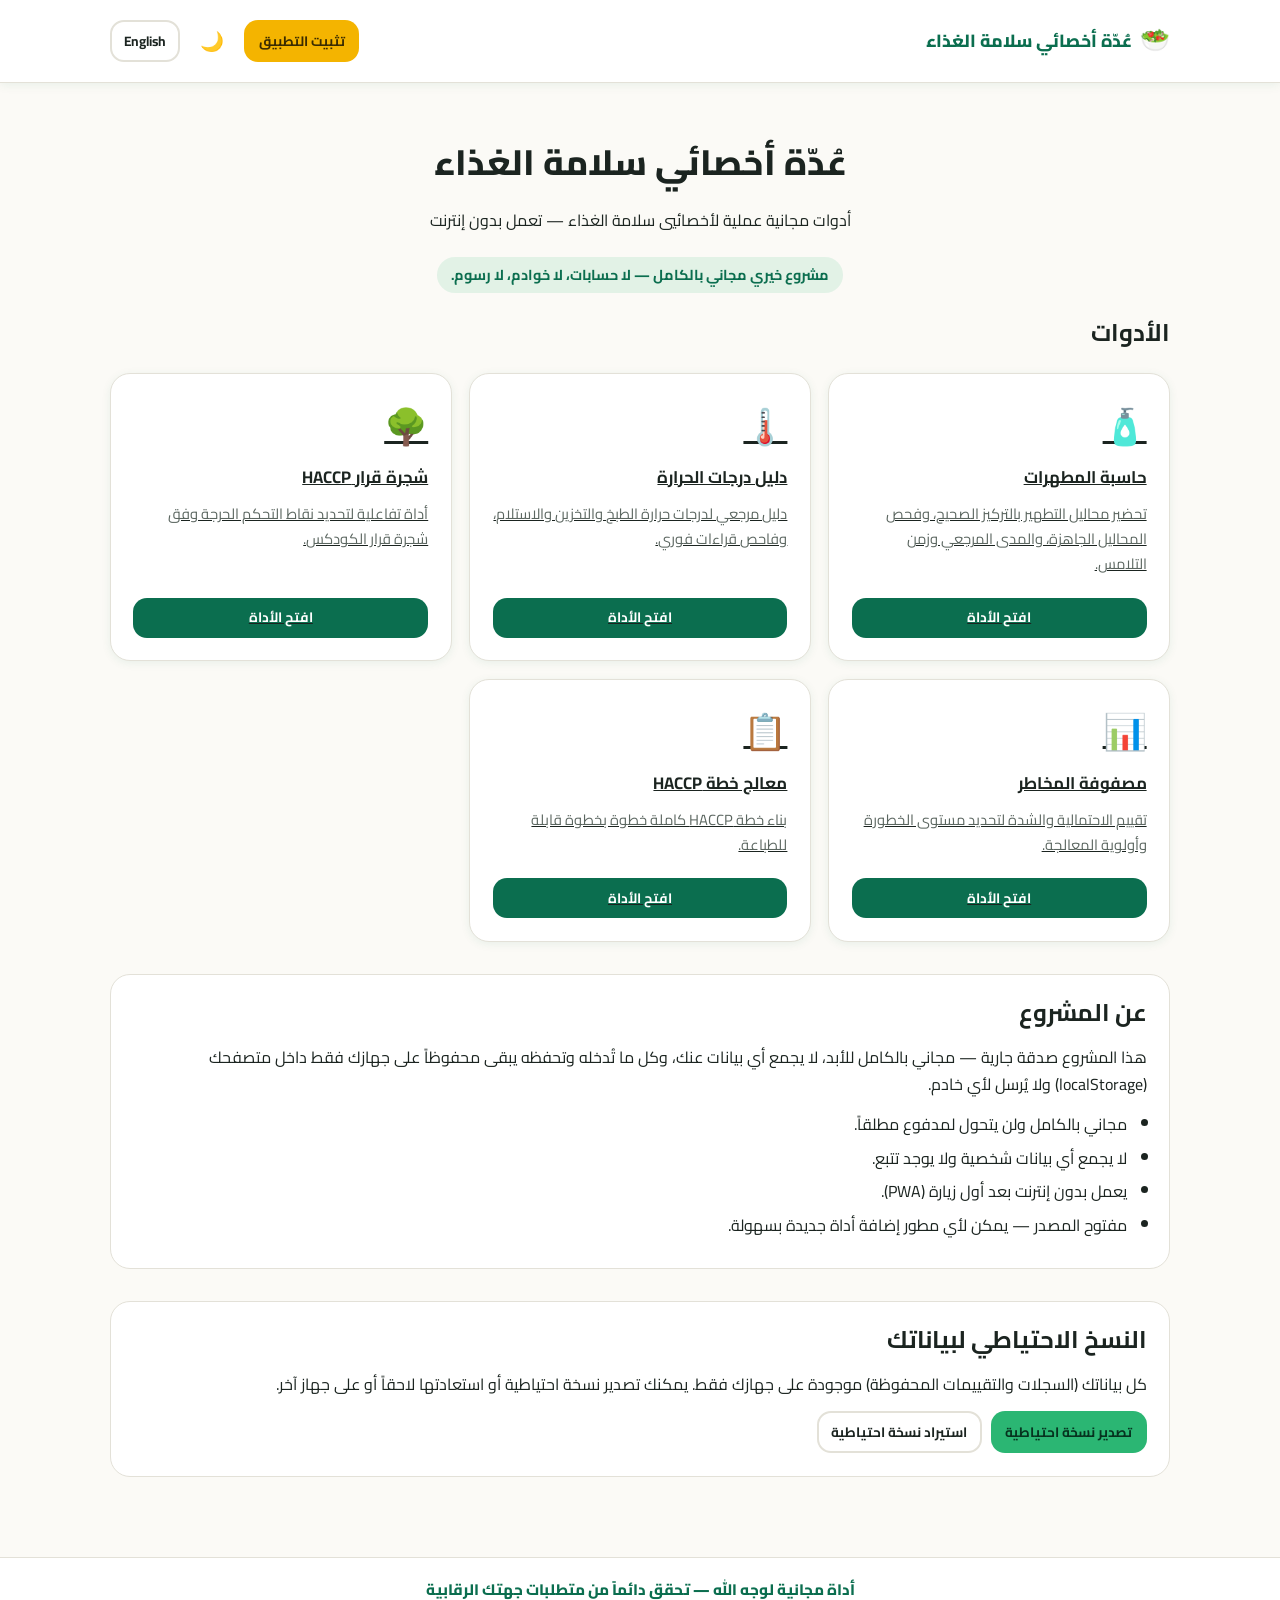
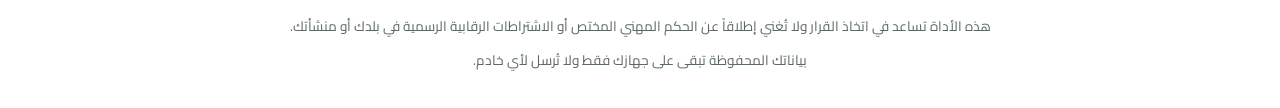
<file: index.html>
<!DOCTYPE html>
<html lang="ar" dir="rtl">
<head>
<meta charset="UTF-8">
<meta name="viewport" content="width=device-width, initial-scale=1.0">
<title>عُدّة أخصائي سلامة الغذاء</title>
<meta name="description" content="أدوات مجانية عملية لأخصائيي سلامة الغذاء — تعمل بدون إنترنت">
<meta name="theme-color" content="#0B6E4F">
<link rel="manifest" href="manifest.json">
<link rel="icon" href="icons/icon-192.png">
<link rel="apple-touch-icon" href="icons/icon-192.png">
<link rel="preconnect" href="https://fonts.googleapis.com">
<link rel="preconnect" href="https://fonts.gstatic.com" crossorigin>
<link href="https://fonts.googleapis.com/css2?family=Cairo:wght@300;400;600;700;800;900&display=swap" rel="stylesheet">
<link rel="stylesheet" href="assets/style.css">
</head>
<body data-page-title-i18n="home.heroTitle">
<a class="skip-link" href="#main-content">تخطي إلى المحتوى / Skip to content</a>
<div id="app-header"></div>

<main id="main-content">
  <section class="hero">
    <h1 data-i18n="home.heroTitle"></h1>
    <p data-i18n="home.heroSubtitle"></p>
    <span class="hero-note" data-i18n="home.heroNote"></span>
  </section>

  <section aria-labelledby="tools-heading">
    <h2 id="tools-heading" data-i18n="home.toolsTitle"></h2>
    <div class="tools-grid" id="toolsGrid"></div>
  </section>

  <section class="about-section" aria-labelledby="about-heading">
    <h2 id="about-heading" data-i18n="home.aboutTitle"></h2>
    <p data-i18n="home.aboutText"></p>
    <ul class="about-list">
      <li data-i18n="home.aboutPoint1"></li>
      <li data-i18n="home.aboutPoint2"></li>
      <li data-i18n="home.aboutPoint3"></li>
      <li data-i18n="home.aboutPoint4"></li>
    </ul>
  </section>

  <section class="about-section" aria-labelledby="backup-heading">
    <h2 id="backup-heading" data-i18n="home.backupTitle"></h2>
    <p data-i18n="home.backupDesc"></p>
    <div style="display:flex; gap:0.6rem; flex-wrap:wrap;">
      <button type="button" class="btn btn-secondary btn-sm" id="backupExportBtn" data-i18n="common.backupExport"></button>
      <button type="button" class="btn btn-ghost btn-sm" id="backupImportBtn" data-i18n="common.backupImport"></button>
      <input type="file" id="backupFileInput" accept="application/json" hidden>
    </div>
    <p class="field-error" id="backupMessage" style="display:none; margin-top:0.6rem;"></p>
  </section>
</main>

<div id="app-footer"></div>

<script src="assets/i18n.js"></script>
<script src="assets/app.js"></script>
<script>
  function renderToolsGrid() {
    const grid = document.getElementById("toolsGrid");
    grid.innerHTML = TOOLS_REGISTRY.map((tool) => {
      const name = t(`home.tools.${tool.id}.name`);
      const desc = t(`home.tools.${tool.id}.desc`);
      const soonBadge = tool.available ? "" : `<span class="badge-soon" data-i18n="home.comingSoonBadge"></span>`;
      const tag = tool.available ? "a" : "div";
      const hrefAttr = tool.available ? `href="${tool.href}"` : "";
      const openBtn = tool.available
        ? `<span class="btn btn-primary btn-sm btn-block" data-i18n="home.openTool"></span>`
        : "";
      return `
        <${tag} class="tool-card${tool.available ? "" : " disabled"}" ${hrefAttr} aria-disabled="${!tool.available}">
          ${soonBadge}
          <div class="tool-icon" aria-hidden="true">${tool.icon}</div>
          <h3>${name}</h3>
          <p class="tool-desc">${desc}</p>
          ${openBtn}
        </${tag}>
      `;
    }).join("");
    applyI18n(grid);
  }

  function showBackupMessage(text, isError) {
    const el = document.getElementById("backupMessage");
    el.textContent = text;
    el.style.display = "block";
    el.style.color = isError ? "var(--color-danger)" : "var(--color-primary)";
  }

  function wireBackup() {
    document.getElementById("backupExportBtn").addEventListener("click", exportAllData);
    document.getElementById("backupImportBtn").addEventListener("click", () => {
      document.getElementById("backupFileInput").click();
    });
    document.getElementById("backupFileInput").addEventListener("change", (e) => {
      const file = e.target.files[0];
      if (!file) return;
      importAllData(file, (success) => {
        showBackupMessage(success ? t("common.backupSuccess") : t("common.backupError"), !success);
        e.target.value = "";
      });
    });
  }

  initApp({ basePath: "" });
  renderToolsGrid();
  wireBackup();
  document.addEventListener("i18n:change", renderToolsGrid);
</script>
</body>
</html>
</file>
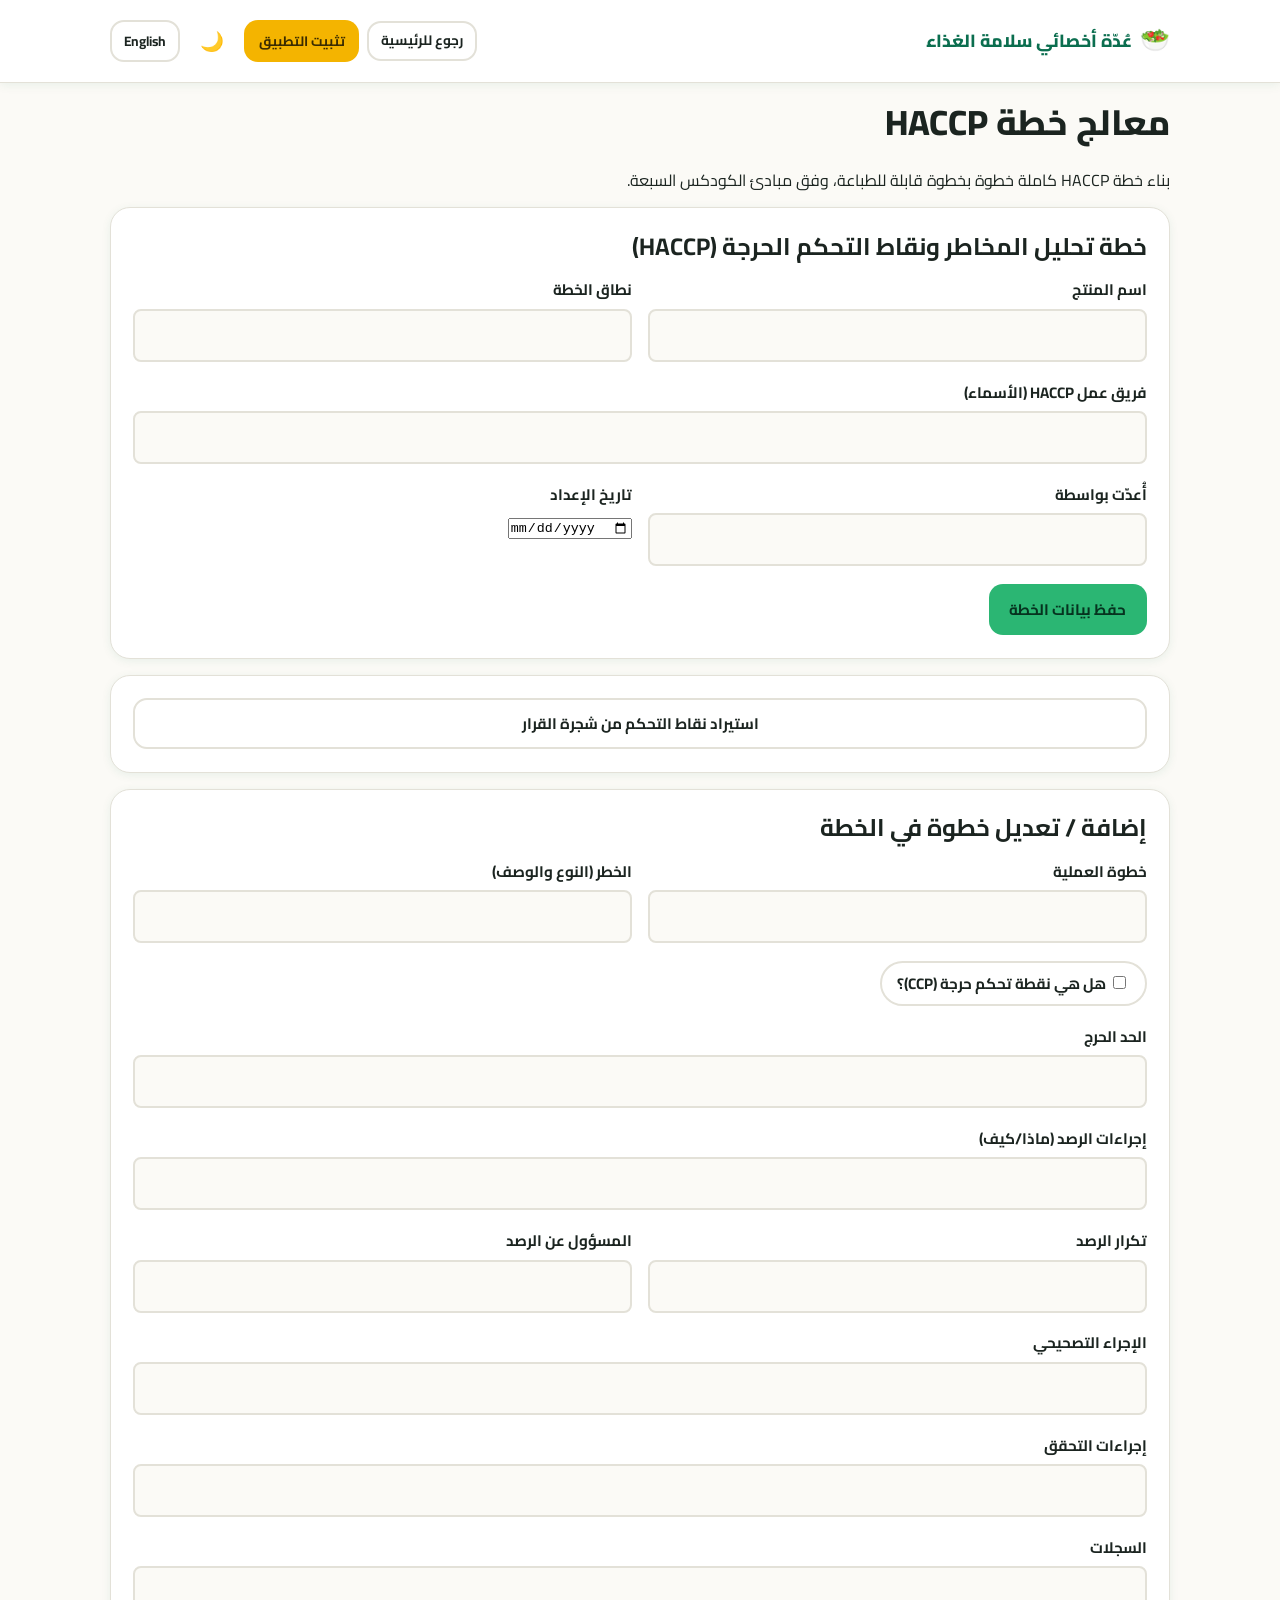
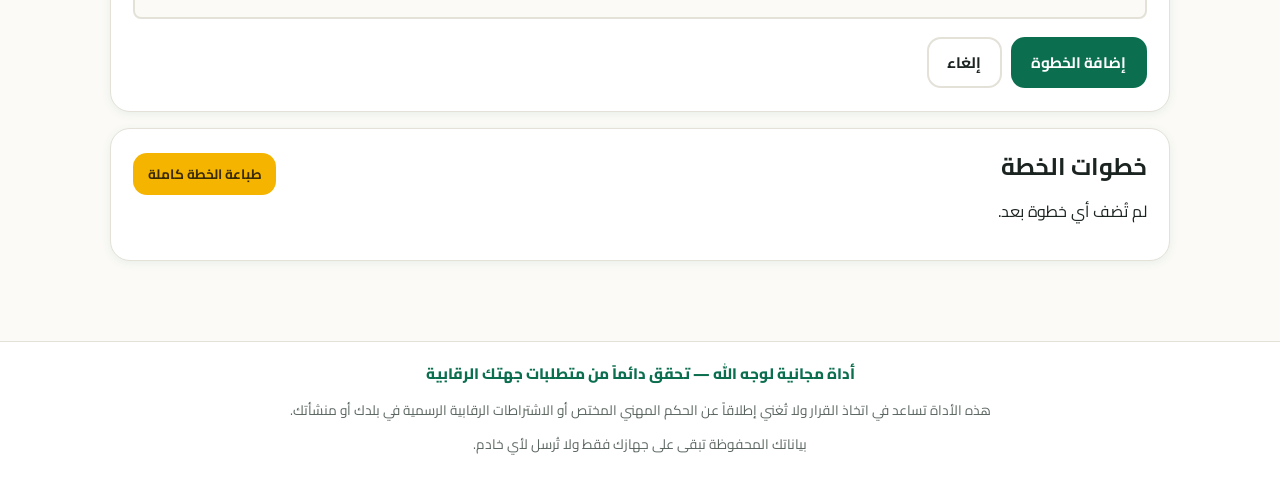
<file: tools/haccp-plan.html>
<!DOCTYPE html>
<html lang="ar" dir="rtl">
<head>
<meta charset="UTF-8">
<meta name="viewport" content="width=device-width, initial-scale=1.0">
<title>معالج خطة HACCP</title>
<meta name="theme-color" content="#0B6E4F">
<link rel="manifest" href="../manifest.json">
<link rel="icon" href="../icons/icon-192.png">
<link rel="preconnect" href="https://fonts.googleapis.com">
<link rel="preconnect" href="https://fonts.gstatic.com" crossorigin>
<link href="https://fonts.googleapis.com/css2?family=Cairo:wght@300;400;600;700;800;900&display=swap" rel="stylesheet">
<link rel="stylesheet" href="../assets/style.css">
</head>
<body data-page-title-i18n="haccpPlan.pageTitle">
<a class="skip-link" href="#main-content">تخطي إلى المحتوى / Skip to content</a>
<div id="app-header"></div>

<main id="main-content">
  <h1 data-i18n="haccpPlan.pageTitle"></h1>
  <p data-i18n="haccpPlan.pageDesc"></p>

  <!-- ================= بيانات الخطة ================= -->
  <div class="card no-print">
    <h2 data-i18n="haccpPlan.planTitle"></h2>
    <div class="field-row">
      <div class="field">
        <label for="h-product" data-i18n="haccpPlan.header.productName"></label>
        <input type="text" id="h-product">
      </div>
      <div class="field">
        <label for="h-scope" data-i18n="haccpPlan.header.scope"></label>
        <input type="text" id="h-scope">
      </div>
    </div>
    <div class="field">
      <label for="h-team" data-i18n="haccpPlan.header.team"></label>
      <input type="text" id="h-team">
    </div>
    <div class="field-row">
      <div class="field">
        <label for="h-preparedby" data-i18n="haccpPlan.header.preparedBy"></label>
        <input type="text" id="h-preparedby">
      </div>
      <div class="field">
        <label for="h-date" data-i18n="haccpPlan.header.date"></label>
        <input type="date" id="h-date">
      </div>
    </div>
    <button type="button" class="btn btn-secondary" id="h-save-btn" data-i18n="haccpPlan.saveHeader"></button>
  </div>

  <!-- ================= استيراد من شجرة القرار ================= -->
  <div class="card no-print" style="margin-top:1rem;">
    <button type="button" class="btn btn-ghost btn-block" id="import-btn" data-i18n="haccpPlan.importFromTree"></button>
    <p id="import-message" style="display:none; margin-top:0.6rem; font-weight:700;"></p>
  </div>

  <!-- ================= نموذج إضافة/تعديل خطوة ================= -->
  <div class="card no-print" style="margin-top:1rem;">
    <h2 id="step-form-title" data-i18n="haccpPlan.stepFormTitle"></h2>
    <input type="hidden" id="s-edit-id">
    <div class="field-row">
      <div class="field">
        <label for="s-step" data-i18n="haccpPlan.fields.step"></label>
        <input type="text" id="s-step">
        <div class="field-error" id="s-step-error"></div>
      </div>
      <div class="field">
        <label for="s-hazard" data-i18n="haccpPlan.fields.hazard"></label>
        <input type="text" id="s-hazard">
      </div>
    </div>
    <div class="field">
      <label class="radio-chip" style="width:fit-content;">
        <input type="checkbox" id="s-is-ccp">
        <span data-i18n="haccpPlan.fields.isCcp"></span>
      </label>
    </div>
    <div class="field">
      <label for="s-limit" data-i18n="haccpPlan.fields.criticalLimit"></label>
      <input type="text" id="s-limit">
    </div>
    <div class="field">
      <label for="s-mon-what" data-i18n="haccpPlan.fields.monitoringWhat"></label>
      <input type="text" id="s-mon-what">
    </div>
    <div class="field-row">
      <div class="field">
        <label for="s-mon-freq" data-i18n="haccpPlan.fields.monitoringFreq"></label>
        <input type="text" id="s-mon-freq">
      </div>
      <div class="field">
        <label for="s-mon-who" data-i18n="haccpPlan.fields.monitoringWho"></label>
        <input type="text" id="s-mon-who">
      </div>
    </div>
    <div class="field">
      <label for="s-corrective" data-i18n="haccpPlan.fields.correctiveAction"></label>
      <input type="text" id="s-corrective">
    </div>
    <div class="field">
      <label for="s-verification" data-i18n="haccpPlan.fields.verification"></label>
      <input type="text" id="s-verification">
    </div>
    <div class="field">
      <label for="s-records" data-i18n="haccpPlan.fields.records"></label>
      <input type="text" id="s-records">
    </div>
    <div style="display:flex; gap:0.6rem; flex-wrap:wrap;">
      <button type="button" class="btn btn-primary" id="s-add-btn" data-i18n="haccpPlan.addStep"></button>
      <button type="button" class="btn btn-ghost" id="s-cancel-btn" data-i18n="common.cancel" hidden></button>
    </div>
  </div>

  <!-- ================= قائمة الخطوات ================= -->
  <div class="card" style="margin-top:1rem;">
    <div style="display:flex; justify-content:space-between; align-items:center; flex-wrap:wrap; gap:0.6rem;">
      <h2 data-i18n="haccpPlan.stepsListTitle"></h2>
      <button type="button" class="btn btn-accent btn-sm no-print" id="print-plan-btn" data-i18n="haccpPlan.printPlan"></button>
    </div>
    <p id="no-steps-msg" data-i18n="haccpPlan.noSteps" hidden></p>
    <div id="steps-list"></div>
  </div>

  <div class="print-only" id="printArea"></div>
</main>

<div id="app-footer"></div>

<script src="../assets/i18n.js"></script>
<script src="../assets/app.js"></script>
<script>
(function () {
  function loadPlan() {
    return loadJSON(STORAGE_KEYS.haccpPlan, { header: {}, steps: [] });
  }

  function savePlan(plan) {
    saveJSON(STORAGE_KEYS.haccpPlan, plan);
  }

  // -------------------- بيانات الخطة (الرأس) --------------------
  function loadHeaderIntoForm() {
    const plan = loadPlan();
    const h = plan.header || {};
    document.getElementById("h-product").value = h.productName || "";
    document.getElementById("h-scope").value = h.scope || "";
    document.getElementById("h-team").value = h.team || "";
    document.getElementById("h-preparedby").value = h.preparedBy || "";
    document.getElementById("h-date").value = h.date || "";
  }

  function saveHeader() {
    const plan = loadPlan();
    plan.header = {
      productName: document.getElementById("h-product").value.trim(),
      scope: document.getElementById("h-scope").value.trim(),
      team: document.getElementById("h-team").value.trim(),
      preparedBy: document.getElementById("h-preparedby").value.trim(),
      date: document.getElementById("h-date").value
    };
    savePlan(plan);
  }

  // -------------------- استيراد نقاط التحكم من شجرة القرار --------------------
  function importFromTree() {
    const haccpLog = loadJSON(STORAGE_KEYS.haccpLog, []);
    const ccpEntries = haccpLog.filter((e) => e.verdict === "ccp");
    const plan = loadPlan();
    const existingKeys = new Set(plan.steps.map((s) => s.step + "|" + s.hazard));
    let imported = 0;

    ccpEntries.forEach((entry) => {
      const hazardText = t("haccp.hazardTypes." + entry.hazardType) + " — " + entry.hazard;
      const key = entry.step + "|" + hazardText;
      if (existingKeys.has(key)) return;
      plan.steps.push({
        id: uid(),
        step: entry.step,
        hazard: hazardText,
        isCcp: true,
        criticalLimit: "",
        monitoringWhat: "",
        monitoringFreq: "",
        monitoringWho: "",
        correctiveAction: "",
        verification: "",
        records: ""
      });
      existingKeys.add(key);
      imported++;
    });

    savePlan(plan);
    renderStepsList();

    const msg = document.getElementById("import-message");
    msg.style.display = "block";
    if (imported > 0) {
      msg.style.color = "var(--color-primary)";
      msg.textContent = t("haccpPlan.importSuccess").replace("{n}", imported);
    } else {
      msg.style.color = "var(--text-muted)";
      msg.textContent = t("haccpPlan.importEmpty");
    }
  }

  // -------------------- نموذج إضافة/تعديل خطوة --------------------
  function showFieldError(inputId, errorId, error) {
    const field = document.getElementById(inputId).closest(".field");
    const errorEl = document.getElementById(errorId);
    if (error) { field.classList.add("has-error"); errorEl.textContent = error; }
    else { field.classList.remove("has-error"); errorEl.textContent = ""; }
  }

  function readStepForm() {
    return {
      step: document.getElementById("s-step").value.trim(),
      hazard: document.getElementById("s-hazard").value.trim(),
      isCcp: document.getElementById("s-is-ccp").checked,
      criticalLimit: document.getElementById("s-limit").value.trim(),
      monitoringWhat: document.getElementById("s-mon-what").value.trim(),
      monitoringFreq: document.getElementById("s-mon-freq").value.trim(),
      monitoringWho: document.getElementById("s-mon-who").value.trim(),
      correctiveAction: document.getElementById("s-corrective").value.trim(),
      verification: document.getElementById("s-verification").value.trim(),
      records: document.getElementById("s-records").value.trim()
    };
  }

  function clearStepForm() {
    ["s-step", "s-hazard", "s-limit", "s-mon-what", "s-mon-freq", "s-mon-who", "s-corrective", "s-verification", "s-records"].forEach((id) => {
      document.getElementById(id).value = "";
    });
    document.getElementById("s-is-ccp").checked = false;
    document.getElementById("s-edit-id").value = "";
    document.getElementById("s-add-btn").textContent = t("haccpPlan.addStep");
    document.getElementById("s-cancel-btn").hidden = true;
    showFieldError("s-step", "s-step-error", null);
  }

  function addOrUpdateStep() {
    const data = readStepForm();
    if (!data.step) { showFieldError("s-step", "s-step-error", t("common.required")); return; }
    showFieldError("s-step", "s-step-error", null);

    const plan = loadPlan();
    const editId = document.getElementById("s-edit-id").value;

    if (editId) {
      const idx = plan.steps.findIndex((s) => s.id === editId);
      if (idx !== -1) plan.steps[idx] = { id: editId, ...data };
    } else {
      plan.steps.push({ id: uid(), ...data });
    }
    savePlan(plan);
    clearStepForm();
    renderStepsList();
  }

  function editStep(id) {
    const plan = loadPlan();
    const step = plan.steps.find((s) => s.id === id);
    if (!step) return;
    document.getElementById("s-edit-id").value = id;
    document.getElementById("s-step").value = step.step;
    document.getElementById("s-hazard").value = step.hazard;
    document.getElementById("s-is-ccp").checked = !!step.isCcp;
    document.getElementById("s-limit").value = step.criticalLimit;
    document.getElementById("s-mon-what").value = step.monitoringWhat;
    document.getElementById("s-mon-freq").value = step.monitoringFreq;
    document.getElementById("s-mon-who").value = step.monitoringWho;
    document.getElementById("s-corrective").value = step.correctiveAction;
    document.getElementById("s-verification").value = step.verification;
    document.getElementById("s-records").value = step.records;
    document.getElementById("s-add-btn").textContent = t("haccpPlan.updateStep");
    document.getElementById("s-cancel-btn").hidden = false;
    document.getElementById("step-form-title").scrollIntoView({ behavior: "smooth", block: "start" });
  }

  function deleteStep(id) {
    if (!confirm(t("common.confirmDelete"))) return;
    const plan = loadPlan();
    plan.steps = plan.steps.filter((s) => s.id !== id);
    savePlan(plan);
    renderStepsList();
  }

  // -------------------- عرض قائمة الخطوات --------------------
  function fieldRow(labelKey, value) {
    if (!value) return "";
    return `<div><strong>${t(labelKey)}:</strong> ${value}</div>`;
  }

  function renderStepsList() {
    const plan = loadPlan();
    const container = document.getElementById("steps-list");
    const emptyMsg = document.getElementById("no-steps-msg");
    emptyMsg.hidden = plan.steps.length > 0;

    container.innerHTML = plan.steps.map((step, index) => `
      <div class="card" style="margin-top:${index === 0 ? "0" : "0.8rem"};">
        <div style="display:flex; justify-content:space-between; align-items:center; flex-wrap:wrap; gap:0.5rem;">
          <h3 style="margin:0;">${index + 1}. ${step.step}</h3>
          <span class="status-pill ${step.isCcp ? "status-warning" : "status-ok"}">${step.isCcp ? t("haccpPlan.ccpBadge") : t("haccpPlan.notCcpBadge")}</span>
        </div>
        <div style="margin-top:0.6rem; font-size:0.92rem; display:grid; gap:0.3rem;">
          ${fieldRow("haccpPlan.fields.hazard", step.hazard)}
          ${fieldRow("haccpPlan.fields.criticalLimit", step.criticalLimit)}
          ${fieldRow("haccpPlan.fields.monitoringWhat", step.monitoringWhat)}
          ${fieldRow("haccpPlan.fields.monitoringFreq", step.monitoringFreq)}
          ${fieldRow("haccpPlan.fields.monitoringWho", step.monitoringWho)}
          ${fieldRow("haccpPlan.fields.correctiveAction", step.correctiveAction)}
          ${fieldRow("haccpPlan.fields.verification", step.verification)}
          ${fieldRow("haccpPlan.fields.records", step.records)}
        </div>
        <div class="no-print" style="display:flex; gap:0.5rem; margin-top:0.8rem;">
          <button type="button" class="btn btn-ghost btn-sm" data-edit="${step.id}" data-i18n="common.edit"></button>
          <button type="button" class="btn btn-danger btn-sm" data-delete="${step.id}" data-i18n="common.delete"></button>
        </div>
      </div>
    `).join("");
    applyI18n(container);

    container.querySelectorAll("[data-edit]").forEach((btn) => btn.addEventListener("click", () => editStep(btn.getAttribute("data-edit"))));
    container.querySelectorAll("[data-delete]").forEach((btn) => btn.addEventListener("click", () => deleteStep(btn.getAttribute("data-delete"))));
  }

  // -------------------- طباعة الخطة كاملة --------------------
  function printPlan() {
    const plan = loadPlan();
    const h = plan.header || {};
    const area = document.getElementById("printArea");

    const headerRows = [
      [t("haccpPlan.header.productName"), h.productName || ""],
      [t("haccpPlan.header.scope"), h.scope || ""],
      [t("haccpPlan.header.team"), h.team || ""],
      [t("haccpPlan.header.preparedBy"), h.preparedBy || ""],
      [t("haccpPlan.header.date"), h.date || ""]
    ].map(([label, value]) => `<tr><th>${label}</th><td>${value}</td></tr>`).join("");

    const stepsHtml = plan.steps.map((step, index) => `
      <h3>${index + 1}. ${step.step} ${step.isCcp ? "— " + t("haccpPlan.ccpBadge") : ""}</h3>
      <table>
        <tbody>
          <tr><th>${t("haccpPlan.fields.hazard")}</th><td>${step.hazard}</td></tr>
          <tr><th>${t("haccpPlan.fields.criticalLimit")}</th><td>${step.criticalLimit}</td></tr>
          <tr><th>${t("haccpPlan.fields.monitoringWhat")}</th><td>${step.monitoringWhat}</td></tr>
          <tr><th>${t("haccpPlan.fields.monitoringFreq")}</th><td>${step.monitoringFreq}</td></tr>
          <tr><th>${t("haccpPlan.fields.monitoringWho")}</th><td>${step.monitoringWho}</td></tr>
          <tr><th>${t("haccpPlan.fields.correctiveAction")}</th><td>${step.correctiveAction}</td></tr>
          <tr><th>${t("haccpPlan.fields.verification")}</th><td>${step.verification}</td></tr>
          <tr><th>${t("haccpPlan.fields.records")}</th><td>${step.records}</td></tr>
        </tbody>
      </table>
    `).join("");

    area.innerHTML = `
      <h1>${t("haccpPlan.planTitle")}</h1>
      <table><tbody>${headerRows}</tbody></table>
      ${stepsHtml}
      <div class="record-sign-line">
        <div class="sign-block">${t("common.executedBy")}</div>
        <div class="sign-block">${t("common.signature")}</div>
        <div class="sign-block">${t("common.recordDate")}</div>
      </div>
    `;
    window.print();
  }

  // -------------------- التهيئة --------------------
  function renderAll() {
    renderStepsList();
  }

  function init() {
    initApp({ basePath: "../", activeToolId: "haccpPlan" });
    loadHeaderIntoForm();
    renderStepsList();

    document.getElementById("h-save-btn").addEventListener("click", saveHeader);
    document.getElementById("import-btn").addEventListener("click", importFromTree);
    document.getElementById("s-add-btn").addEventListener("click", addOrUpdateStep);
    document.getElementById("s-cancel-btn").addEventListener("click", clearStepForm);
    document.getElementById("print-plan-btn").addEventListener("click", printPlan);

    document.addEventListener("i18n:change", renderAll);
  }

  document.addEventListener("DOMContentLoaded", init);
})();
</script>
</body>
</html>
</file>
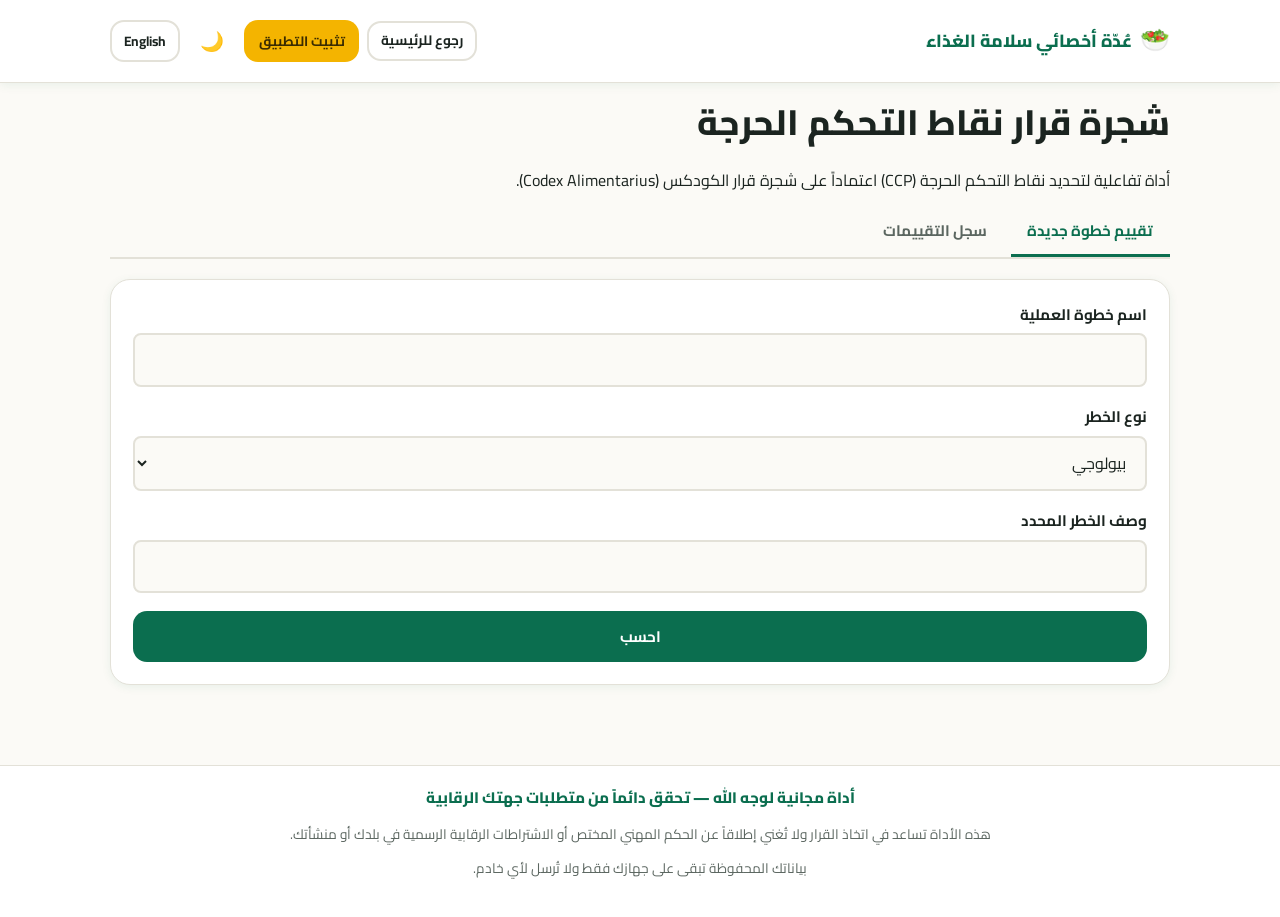
<file: tools/haccp.html>
<!DOCTYPE html>
<html lang="ar" dir="rtl">
<head>
<meta charset="UTF-8">
<meta name="viewport" content="width=device-width, initial-scale=1.0">
<title>شجرة قرار HACCP</title>
<meta name="theme-color" content="#0B6E4F">
<link rel="manifest" href="../manifest.json">
<link rel="icon" href="../icons/icon-192.png">
<link rel="preconnect" href="https://fonts.googleapis.com">
<link rel="preconnect" href="https://fonts.gstatic.com" crossorigin>
<link href="https://fonts.googleapis.com/css2?family=Cairo:wght@300;400;600;700;800;900&display=swap" rel="stylesheet">
<link rel="stylesheet" href="../assets/style.css">
</head>
<body data-page-title-i18n="haccp.pageTitle">
<a class="skip-link" href="#main-content">تخطي إلى المحتوى / Skip to content</a>
<div id="app-header"></div>

<main id="main-content">
  <h1 data-i18n="haccp.pageTitle"></h1>
  <p data-i18n="haccp.pageDesc"></p>

  <div class="tabs no-print" role="tablist" aria-label="haccp tabs">
    <button class="tab-btn active" data-tab="wizard" role="tab" aria-selected="true" data-i18n="haccp.tabs.wizard"></button>
    <button class="tab-btn" data-tab="log" role="tab" aria-selected="false" data-i18n="haccp.tabs.log"></button>
  </div>

  <!-- ================= TAB A: WIZARD ================= -->
  <section class="tab-panel active" id="panel-wizard">
    <div class="card">
      <div class="field">
        <label for="w-step" data-i18n="haccp.stepName"></label>
        <input type="text" id="w-step">
        <div class="field-error" id="w-step-error"></div>
      </div>
      <div class="field">
        <label for="w-hazard-type" data-i18n="haccp.hazardType"></label>
        <select id="w-hazard-type"></select>
      </div>
      <div class="field">
        <label for="w-hazard-desc" data-i18n="haccp.hazardDesc"></label>
        <input type="text" id="w-hazard-desc">
        <div class="field-error" id="w-hazard-desc-error"></div>
      </div>
      <button type="button" class="btn btn-primary btn-block" id="w-start-btn" data-i18n="common.calculate"></button>
    </div>

    <div class="card" id="w-question-card" style="margin-top:1rem;" hidden></div>
    <div id="w-result" hidden></div>
  </section>

  <!-- ================= TAB B: LOG ================= -->
  <section class="tab-panel" id="panel-log">
    <div class="card">
      <h2 data-i18n="haccp.logTitle"></h2>
      <div class="log-actions no-print">
        <button type="button" class="btn btn-ghost btn-sm" id="log-export-btn" data-i18n="common.exportCsv"></button>
        <button type="button" class="btn btn-ghost btn-sm" id="log-print-btn" data-i18n="common.print"></button>
        <button type="button" class="btn btn-danger btn-sm" id="log-clear-btn" data-i18n="common.clearAll"></button>
      </div>
      <div class="table-wrap">
        <table id="log-table">
          <thead></thead>
          <tbody></tbody>
        </table>
      </div>
      <p id="log-empty" data-i18n="haccp.logEmpty" hidden></p>
    </div>
  </section>

  <div class="print-only" id="printArea"></div>
</main>

<div id="app-footer"></div>

<script src="../assets/i18n.js"></script>
<script src="../assets/app.js"></script>
<script>
(function () {
  // -------------------- آلة الحالة لشجرة قرار الكودكس --------------------
  // كل عقدة: سؤال + دالة تحدد العقدة/الحكم التالي بناءً على الإجابة
  const TREE = {
    q1: {
      textKey: "haccp.q1",
      onYes: { next: "q2" },
      onNo: { next: "q1b" }
    },
    q1b: {
      textKey: "haccp.q1b",
      onYes: { verdict: "modify", reasonKey: "haccp.reasons.q1bYes" },
      onNo: { verdict: "notCCP", reasonKey: "haccp.reasons.q1bNo" }
    },
    q2: {
      textKey: "haccp.q2",
      onYes: { verdict: "ccp", reasonKey: "haccp.reasons.q2Yes" },
      onNo: { next: "q3" }
    },
    q3: {
      textKey: "haccp.q3",
      onYes: { next: "q4" },
      onNo: { verdict: "notCCP", reasonKey: "haccp.reasons.q3No" }
    },
    q4: {
      textKey: "haccp.q4",
      onYes: { verdict: "notCCP", reasonKey: "haccp.reasons.q4Yes" },
      onNo: { verdict: "ccp", reasonKey: "haccp.reasons.q4No" }
    }
  };

  const VERDICT_META = {
    ccp: { boxClass: "result-box warning", labelKey: "haccp.verdictCCP" },
    notCCP: { boxClass: "result-box", labelKey: "haccp.verdictNotCCP" },
    modify: { boxClass: "result-box danger", labelKey: "haccp.verdictModify" }
  };

  let currentNode = "q1";
  let path = [];
  let lastRecord = null;

  function fillHazardTypeSelect() {
    const select = document.getElementById("w-hazard-type");
    select.innerHTML = ["biological", "chemical", "physical"]
      .map((type) => `<option value="${type}">${t("haccp.hazardTypes." + type)}</option>`)
      .join("");
  }

  function showFieldError(inputId, errorId, error) {
    const field = document.getElementById(inputId).closest(".field");
    const errorEl = document.getElementById(errorId);
    if (error) { field.classList.add("has-error"); errorEl.textContent = error; }
    else { field.classList.remove("has-error"); errorEl.textContent = ""; }
  }

  function startWizard() {
    const stepVal = document.getElementById("w-step").value.trim();
    const hazardVal = document.getElementById("w-hazard-desc").value.trim();
    let valid = true;
    if (!stepVal) { showFieldError("w-step", "w-step-error", t("common.required")); valid = false; }
    else showFieldError("w-step", "w-step-error", null);
    if (!hazardVal) { showFieldError("w-hazard-desc", "w-hazard-desc-error", t("common.required")); valid = false; }
    else showFieldError("w-hazard-desc", "w-hazard-desc-error", null);
    if (!valid) return;

    currentNode = "q1";
    path = [];
    document.getElementById("w-result").hidden = true;
    document.getElementById("w-question-card").hidden = false;
    renderQuestion();
  }

  function renderQuestion() {
    const node = TREE[currentNode];
    const card = document.getElementById("w-question-card");
    const breadcrumb = path.map((p) => `<div class="ref-note">${t(TREE[p.node].textKey)} → <strong>${t("haccp." + (p.answer ? "yes" : "no"))}</strong></div>`).join("");
    card.innerHTML = `
      ${breadcrumb}
      <h3>${t(node.textKey)}</h3>
      <div style="display:flex; gap:0.6rem; margin-top:0.8rem;">
        <button type="button" class="btn btn-secondary" id="q-yes-btn" data-i18n="haccp.yes"></button>
        <button type="button" class="btn btn-ghost" id="q-no-btn" data-i18n="haccp.no"></button>
      </div>
    `;
    applyI18n(card);
    document.getElementById("q-yes-btn").addEventListener("click", () => answerQuestion(true));
    document.getElementById("q-no-btn").addEventListener("click", () => answerQuestion(false));
  }

  function answerQuestion(value) {
    const node = TREE[currentNode];
    const branch = value ? node.onYes : node.onNo;
    path.push({ node: currentNode, answer: value });
    if (branch.verdict) {
      finishWizard(branch.verdict, branch.reasonKey);
    } else {
      currentNode = branch.next;
      renderQuestion();
    }
  }

  function finishWizard(verdict, reasonKey) {
    document.getElementById("w-question-card").hidden = true;
    const meta = VERDICT_META[verdict];
    const stepVal = document.getElementById("w-step").value.trim();
    const hazardType = document.getElementById("w-hazard-type").value;
    const hazardVal = document.getElementById("w-hazard-desc").value.trim();
    const reasonText = t(reasonKey);

    const box = document.getElementById("w-result");
    box.hidden = false;
    box.className = meta.boxClass;
    const pathHtml = path.map((p) => `<li>${t(TREE[p.node].textKey)} — <strong>${t("haccp." + (p.answer ? "yes" : "no"))}</strong></li>`).join("");
    box.innerHTML = `
      <p class="result-sentence">${t(meta.labelKey)}</p>
      <p>${reasonText}</p>
      <details class="how-calc" open>
        <summary data-i18n="haccp.pathTitle"></summary>
        <div class="calc-body"><ol>${pathHtml}</ol></div>
      </details>
      <div class="no-print" style="display:flex; gap:0.6rem; flex-wrap:wrap; margin-top:1rem;">
        <button type="button" class="btn btn-secondary btn-sm" id="w-save-btn" data-i18n="haccp.addToLog"></button>
        <button type="button" class="btn btn-ghost btn-sm" id="w-print-btn" data-i18n="common.printRecord"></button>
        <button type="button" class="btn btn-ghost btn-sm" id="w-reset-btn" data-i18n="haccp.startOver"></button>
      </div>
    `;
    applyI18n(box);

    lastRecord = {
      id: uid(),
      dateTime: formatDateTime(),
      step: stepVal,
      hazardType,
      hazard: hazardVal,
      verdict,
      reasonKey,
      path: path.slice()
    };

    document.getElementById("w-save-btn").addEventListener("click", () => {
      const log = loadJSON(STORAGE_KEYS.haccpLog, []);
      log.unshift(lastRecord);
      saveJSON(STORAGE_KEYS.haccpLog, log);
      renderLog();
    });
    document.getElementById("w-print-btn").addEventListener("click", () => printLastRecord(lastRecord));
    document.getElementById("w-reset-btn").addEventListener("click", resetWizard);
  }

  function resetWizard() {
    document.getElementById("w-step").value = "";
    document.getElementById("w-hazard-desc").value = "";
    document.getElementById("w-question-card").hidden = true;
    document.getElementById("w-result").hidden = true;
    showFieldError("w-step", "w-step-error", null);
    showFieldError("w-hazard-desc", "w-hazard-desc-error", null);
  }

  function printLastRecord(record) {
    const pathRows = record.path.map((p) => [t(TREE[p.node].textKey), t("haccp." + (p.answer ? "yes" : "no"))]);
    printRecordSheet({
      titleKey: "haccp.pageTitle",
      rows: [
        [t("haccp.stepName"), record.step],
        [t("haccp.hazardType"), t("haccp.hazardTypes." + record.hazardType)],
        [t("haccp.hazardDesc"), record.hazard],
        ...pathRows,
        [t(VERDICT_META[record.verdict].labelKey), t(record.reasonKey)]
      ]
    });
  }

  // -------------------- التبويبات --------------------
  function setupTabs() {
    const buttons = document.querySelectorAll(".tab-btn");
    buttons.forEach((btn) => {
      btn.addEventListener("click", () => {
        buttons.forEach((b) => { b.classList.remove("active"); b.setAttribute("aria-selected", "false"); });
        document.querySelectorAll(".tab-panel").forEach((p) => p.classList.remove("active"));
        btn.classList.add("active");
        btn.setAttribute("aria-selected", "true");
        document.getElementById("panel-" + btn.dataset.tab).classList.add("active");
        if (btn.dataset.tab === "log") renderLog();
      });
    });
  }

  // -------------------- السجل --------------------
  function renderLog() {
    const log = loadJSON(STORAGE_KEYS.haccpLog, []);
    const table = document.getElementById("log-table");
    const thead = table.querySelector("thead");
    const tbody = table.querySelector("tbody");
    const emptyMsg = document.getElementById("log-empty");

    thead.innerHTML = `<tr>
      <th data-i18n="haccp.logCols.step"></th>
      <th data-i18n="haccp.logCols.hazard"></th>
      <th data-i18n="haccp.logCols.verdict"></th>
      <th data-i18n="haccp.logCols.date"></th>
      <th class="no-print"></th>
    </tr>`;
    applyI18n(thead);

    emptyMsg.hidden = log.length > 0;
    table.hidden = log.length === 0;

    tbody.innerHTML = log.map((entry) => `
      <tr>
        <td>${entry.step}</td>
        <td>${entry.hazard}</td>
        <td><span class="status-pill status-${entry.verdict === "ccp" ? "warning" : (entry.verdict === "modify" ? "danger" : "ok")}">${t(VERDICT_META[entry.verdict].labelKey)}</span></td>
        <td>${entry.dateTime}</td>
        <td class="no-print"><button type="button" class="btn btn-icon" data-delete="${entry.id}" aria-label="delete">🗑️</button></td>
      </tr>
    `).join("");

    tbody.querySelectorAll("[data-delete]").forEach((btn) => {
      btn.addEventListener("click", () => {
        if (!confirm(t("common.confirmDelete"))) return;
        const id = btn.getAttribute("data-delete");
        const newLog = loadJSON(STORAGE_KEYS.haccpLog, []).filter((e) => e.id !== id);
        saveJSON(STORAGE_KEYS.haccpLog, newLog);
        renderLog();
      });
    });
  }

  function wireLogActions() {
    document.getElementById("log-clear-btn").addEventListener("click", () => {
      if (!confirm(t("common.confirmClearAll"))) return;
      saveJSON(STORAGE_KEYS.haccpLog, []);
      renderLog();
    });
    document.getElementById("log-export-btn").addEventListener("click", () => {
      const log = loadJSON(STORAGE_KEYS.haccpLog, []);
      const headers = [t("haccp.logCols.step"), t("haccp.logCols.hazard"), t("haccp.logCols.verdict"), t("haccp.logCols.date")];
      const rows = log.map((e) => [e.step, e.hazard, t(VERDICT_META[e.verdict].labelKey), e.dateTime]);
      downloadCsv("haccp-log.csv", headers, rows);
    });
    document.getElementById("log-print-btn").addEventListener("click", () => window.print());
  }

  // -------------------- التهيئة --------------------
  function renderAll() {
    fillHazardTypeSelect();
    if (document.getElementById("panel-log").classList.contains("active")) renderLog();
    if (!document.getElementById("w-question-card").hidden) renderQuestion();
    if (!document.getElementById("w-result").hidden && lastRecord) finishWizard(lastRecord.verdict, lastRecord.reasonKey);
  }

  function init() {
    initApp({ basePath: "../", activeToolId: "haccp" });
    setupTabs();
    fillHazardTypeSelect();
    renderLog();

    document.getElementById("w-start-btn").addEventListener("click", startWizard);
    document.addEventListener("i18n:change", renderAll);
  }

  document.addEventListener("DOMContentLoaded", init);
})();
</script>
</body>
</html>
</file>
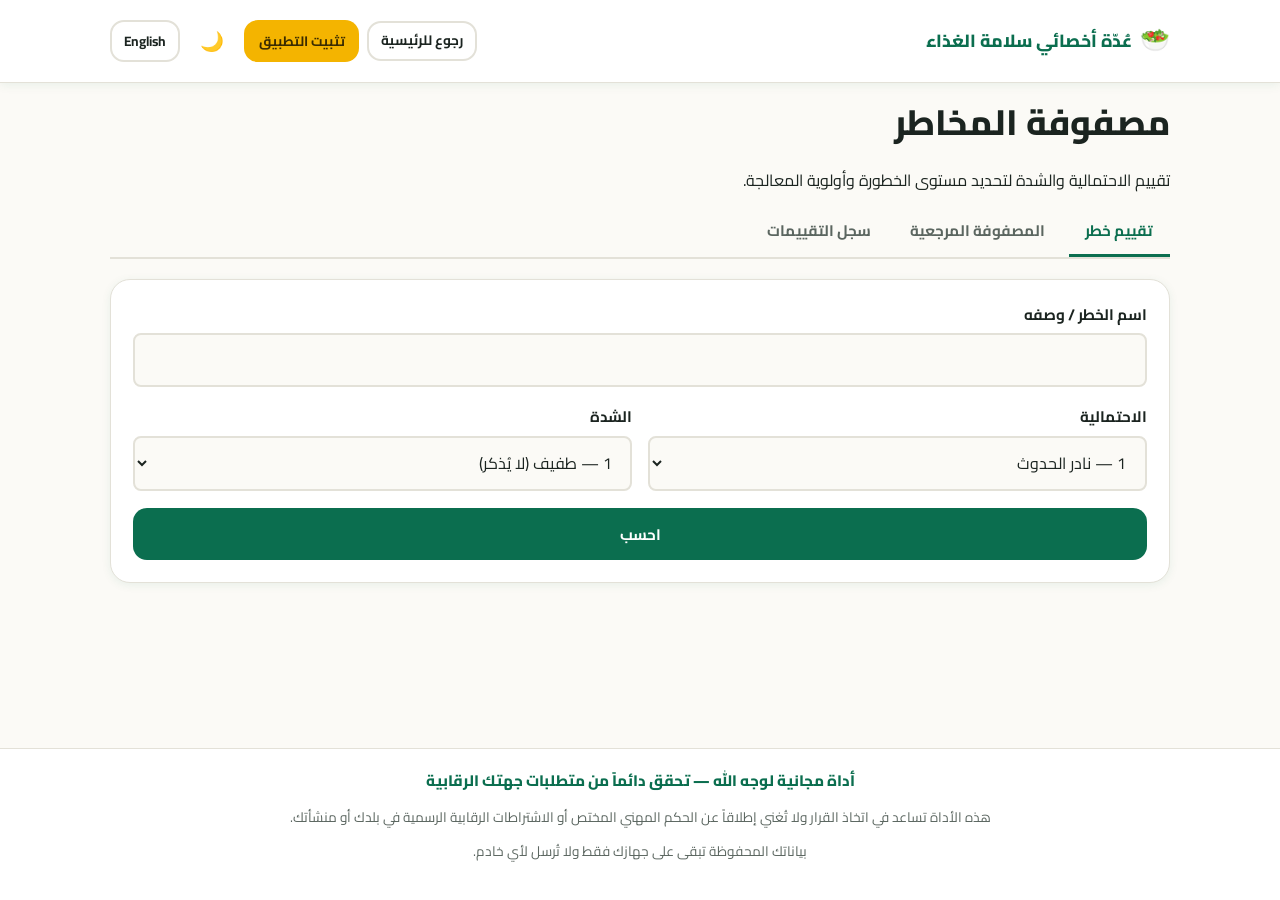
<file: tools/risk.html>
<!DOCTYPE html>
<html lang="ar" dir="rtl">
<head>
<meta charset="UTF-8">
<meta name="viewport" content="width=device-width, initial-scale=1.0">
<title>مصفوفة المخاطر</title>
<meta name="theme-color" content="#0B6E4F">
<link rel="manifest" href="../manifest.json">
<link rel="icon" href="../icons/icon-192.png">
<link rel="preconnect" href="https://fonts.googleapis.com">
<link rel="preconnect" href="https://fonts.gstatic.com" crossorigin>
<link href="https://fonts.googleapis.com/css2?family=Cairo:wght@300;400;600;700;800;900&display=swap" rel="stylesheet">
<link rel="stylesheet" href="../assets/style.css">
</head>
<body data-page-title-i18n="risk.pageTitle">
<a class="skip-link" href="#main-content">تخطي إلى المحتوى / Skip to content</a>
<div id="app-header"></div>

<main id="main-content">
  <h1 data-i18n="risk.pageTitle"></h1>
  <p data-i18n="risk.pageDesc"></p>

  <div class="tabs no-print" role="tablist" aria-label="risk tabs">
    <button class="tab-btn active" data-tab="assess" role="tab" aria-selected="true" data-i18n="risk.tabs.assess"></button>
    <button class="tab-btn" data-tab="matrix" role="tab" aria-selected="false" data-i18n="risk.tabs.matrix"></button>
    <button class="tab-btn" data-tab="log" role="tab" aria-selected="false" data-i18n="risk.tabs.log"></button>
  </div>

  <!-- ================= TAB A: ASSESS ================= -->
  <section class="tab-panel active" id="panel-assess">
    <div class="card">
      <div class="field">
        <label for="a-hazard" data-i18n="risk.hazardName"></label>
        <input type="text" id="a-hazard">
        <div class="field-error" id="a-hazard-error"></div>
      </div>
      <div class="field-row">
        <div class="field">
          <label for="a-likelihood" data-i18n="risk.likelihood"></label>
          <select id="a-likelihood"></select>
        </div>
        <div class="field">
          <label for="a-severity" data-i18n="risk.severity"></label>
          <select id="a-severity"></select>
        </div>
      </div>
      <button type="button" class="btn btn-primary btn-block" id="a-calc-btn" data-i18n="common.calculate"></button>
      <div id="a-result" hidden></div>
    </div>
  </section>

  <!-- ================= TAB B: MATRIX ================= -->
  <section class="tab-panel" id="panel-matrix">
    <div class="card">
      <h2 data-i18n="risk.matrixTitle"></h2>
      <p class="tool-desc" data-i18n="risk.matrixNote"></p>
      <div class="table-wrap">
        <table class="matrix-table" id="matrix-grid"></table>
      </div>
    </div>
  </section>

  <!-- ================= TAB C: LOG ================= -->
  <section class="tab-panel" id="panel-log">
    <div class="card">
      <h2 data-i18n="risk.logTitle"></h2>
      <div class="log-actions no-print">
        <button type="button" class="btn btn-ghost btn-sm" id="log-export-btn" data-i18n="common.exportCsv"></button>
        <button type="button" class="btn btn-ghost btn-sm" id="log-print-btn" data-i18n="common.print"></button>
        <button type="button" class="btn btn-danger btn-sm" id="log-clear-btn" data-i18n="common.clearAll"></button>
      </div>
      <div class="table-wrap">
        <table id="log-table">
          <thead></thead>
          <tbody></tbody>
        </table>
      </div>
      <p id="log-empty" data-i18n="risk.logEmpty" hidden></p>
    </div>
  </section>

  <div class="print-only" id="printArea"></div>
</main>

<div id="app-footer"></div>

<script src="../assets/i18n.js"></script>
<script src="../assets/app.js"></script>
<script>
(function () {
  // -------------------- تصنيف الخطورة (احتمالية × شدة) --------------------
  // النطاقات إرشادية عامة شائعة الاستخدام في تقييمات المخاطر (ليست معياراً رسمياً واحداً)
  function getRiskLevel(score) {
    if (score <= 4) return "low";
    if (score <= 10) return "medium";
    if (score <= 15) return "high";
    return "critical";
  }

  const LEVEL_STATUS_CLASS = { low: "status-ok", medium: "status-warning", high: "status-orange", critical: "status-danger" };
  const LEVEL_BOX_CLASS = { low: "result-box", medium: "result-box warning", high: "result-box danger", critical: "result-box danger" };
  const LEVEL_MATRIX_CLASS = { low: "matrix-cell-low", medium: "matrix-cell-medium", high: "matrix-cell-high", critical: "matrix-cell-critical" };

  function fillLevelSelects() {
    const likelihoodSelect = document.getElementById("a-likelihood");
    const severitySelect = document.getElementById("a-severity");
    likelihoodSelect.innerHTML = [1, 2, 3, 4, 5].map((n) => `<option value="${n}">${t("risk.likelihoodLevels." + n)}</option>`).join("");
    severitySelect.innerHTML = [1, 2, 3, 4, 5].map((n) => `<option value="${n}">${t("risk.severityLevels." + n)}</option>`).join("");
  }

  function showFieldError(inputId, errorId, error) {
    const field = document.getElementById(inputId).closest(".field");
    const errorEl = document.getElementById(errorId);
    if (error) { field.classList.add("has-error"); errorEl.textContent = error; }
    else { field.classList.remove("has-error"); errorEl.textContent = ""; }
  }

  let lastAssessment = null;

  function calcAssessment() {
    const hazard = document.getElementById("a-hazard").value.trim();
    if (!hazard) { showFieldError("a-hazard", "a-hazard-error", t("common.required")); document.getElementById("a-result").hidden = true; return; }
    showFieldError("a-hazard", "a-hazard-error", null);

    const likelihood = Number(document.getElementById("a-likelihood").value);
    const severity = Number(document.getElementById("a-severity").value);
    const score = likelihood * severity;
    const level = getRiskLevel(score);

    const box = document.getElementById("a-result");
    box.hidden = false;
    box.className = LEVEL_BOX_CLASS[level];
    box.innerHTML = `
      <p class="result-sentence">${hazard} — <span class="status-pill ${LEVEL_STATUS_CLASS[level]}">${t("risk.levels." + level)}</span></p>
      <div class="result-figures">
        <div class="result-figure"><div class="value">${score}</div><div class="label" data-i18n="risk.riskScore"></div></div>
        <div class="result-figure"><div class="value">${t("risk.levels." + level)}</div><div class="label" data-i18n="risk.riskLevel"></div></div>
      </div>
      <p>${t("risk.actions." + level)}</p>
      <div class="no-print" style="display:flex; gap:0.6rem; flex-wrap:wrap; margin-top:1rem;">
        <button type="button" class="btn btn-secondary btn-sm" id="a-save-btn" data-i18n="risk.addBtn"></button>
        <button type="button" class="btn btn-ghost btn-sm" id="a-print-btn" data-i18n="common.printRecord"></button>
      </div>
    `;
    applyI18n(box);

    lastAssessment = {
      id: uid(),
      dateTime: formatDateTime(),
      hazard,
      likelihood,
      severity,
      score,
      level
    };

    document.getElementById("a-save-btn").addEventListener("click", () => {
      const log = loadJSON(STORAGE_KEYS.riskLog, []);
      log.unshift(lastAssessment);
      saveJSON(STORAGE_KEYS.riskLog, log);
      renderLog();
    });
    document.getElementById("a-print-btn").addEventListener("click", () => {
      printRecordSheet({
        titleKey: "risk.pageTitle",
        rows: [
          [t("risk.hazardName"), hazard],
          [t("risk.likelihood"), t("risk.likelihoodLevels." + likelihood)],
          [t("risk.severity"), t("risk.severityLevels." + severity)],
          [t("risk.riskScore"), score],
          [t("risk.riskLevel"), t("risk.levels." + level)],
          [t("risk.actions." + level), ""]
        ]
      });
    });
  }

  // -------------------- المصفوفة المرجعية (خريطة حرارية 5×5) --------------------
  function renderMatrixGrid() {
    const table = document.getElementById("matrix-grid");
    let html = `<tr><th></th>${[1, 2, 3, 4, 5].map((l) => `<th>${t("risk.likelihoodLevels." + l)}</th>`).join("")}</tr>`;
    for (let s = 5; s >= 1; s--) {
      html += `<tr><th>${t("risk.severityLevels." + s)}</th>`;
      for (let l = 1; l <= 5; l++) {
        const score = s * l;
        const level = getRiskLevel(score);
        html += `<td class="${LEVEL_MATRIX_CLASS[level]}">${score}</td>`;
      }
      html += "</tr>";
    }
    table.innerHTML = html;
  }

  // -------------------- التبويبات --------------------
  function setupTabs() {
    const buttons = document.querySelectorAll(".tab-btn");
    buttons.forEach((btn) => {
      btn.addEventListener("click", () => {
        buttons.forEach((b) => { b.classList.remove("active"); b.setAttribute("aria-selected", "false"); });
        document.querySelectorAll(".tab-panel").forEach((p) => p.classList.remove("active"));
        btn.classList.add("active");
        btn.setAttribute("aria-selected", "true");
        document.getElementById("panel-" + btn.dataset.tab).classList.add("active");
        if (btn.dataset.tab === "matrix") renderMatrixGrid();
        if (btn.dataset.tab === "log") renderLog();
      });
    });
  }

  // -------------------- السجل --------------------
  function renderLog() {
    const log = loadJSON(STORAGE_KEYS.riskLog, []);
    const table = document.getElementById("log-table");
    const thead = table.querySelector("thead");
    const tbody = table.querySelector("tbody");
    const emptyMsg = document.getElementById("log-empty");

    thead.innerHTML = `<tr>
      <th data-i18n="risk.logCols.hazard"></th>
      <th data-i18n="risk.logCols.likelihood"></th>
      <th data-i18n="risk.logCols.severity"></th>
      <th data-i18n="risk.logCols.score"></th>
      <th data-i18n="risk.logCols.level"></th>
      <th data-i18n="risk.logCols.date"></th>
      <th class="no-print"></th>
    </tr>`;
    applyI18n(thead);

    emptyMsg.hidden = log.length > 0;
    table.hidden = log.length === 0;

    tbody.innerHTML = log.map((entry) => `
      <tr>
        <td>${entry.hazard}</td>
        <td>${t("risk.likelihoodLevels." + entry.likelihood)}</td>
        <td>${t("risk.severityLevels." + entry.severity)}</td>
        <td>${entry.score}</td>
        <td><span class="status-pill ${LEVEL_STATUS_CLASS[entry.level]}">${t("risk.levels." + entry.level)}</span></td>
        <td>${entry.dateTime}</td>
        <td class="no-print"><button type="button" class="btn btn-icon" data-delete="${entry.id}" aria-label="delete">🗑️</button></td>
      </tr>
    `).join("");

    tbody.querySelectorAll("[data-delete]").forEach((btn) => {
      btn.addEventListener("click", () => {
        if (!confirm(t("common.confirmDelete"))) return;
        const id = btn.getAttribute("data-delete");
        const newLog = loadJSON(STORAGE_KEYS.riskLog, []).filter((e) => e.id !== id);
        saveJSON(STORAGE_KEYS.riskLog, newLog);
        renderLog();
      });
    });
  }

  function wireLogActions() {
    document.getElementById("log-clear-btn").addEventListener("click", () => {
      if (!confirm(t("common.confirmClearAll"))) return;
      saveJSON(STORAGE_KEYS.riskLog, []);
      renderLog();
    });
    document.getElementById("log-export-btn").addEventListener("click", () => {
      const log = loadJSON(STORAGE_KEYS.riskLog, []);
      const headers = [t("risk.logCols.hazard"), t("risk.logCols.likelihood"), t("risk.logCols.severity"), t("risk.logCols.score"), t("risk.logCols.level"), t("risk.logCols.date")];
      const rows = log.map((e) => [e.hazard, t("risk.likelihoodLevels." + e.likelihood), t("risk.severityLevels." + e.severity), e.score, t("risk.levels." + e.level), e.dateTime]);
      downloadCsv("risk-log.csv", headers, rows);
    });
    document.getElementById("log-print-btn").addEventListener("click", () => window.print());
  }

  // -------------------- التهيئة --------------------
  function renderAll() {
    fillLevelSelects();
    if (document.getElementById("panel-matrix").classList.contains("active")) renderMatrixGrid();
    if (document.getElementById("panel-log").classList.contains("active")) renderLog();
    if (!document.getElementById("a-result").hidden) calcAssessment();
  }

  function init() {
    initApp({ basePath: "../", activeToolId: "risk" });
    setupTabs();
    fillLevelSelects();
    renderLog();

    document.getElementById("a-calc-btn").addEventListener("click", calcAssessment);
    wireLogActions();
    document.addEventListener("i18n:change", renderAll);
  }

  document.addEventListener("DOMContentLoaded", init);
})();
</script>
</body>
</html>
</file>
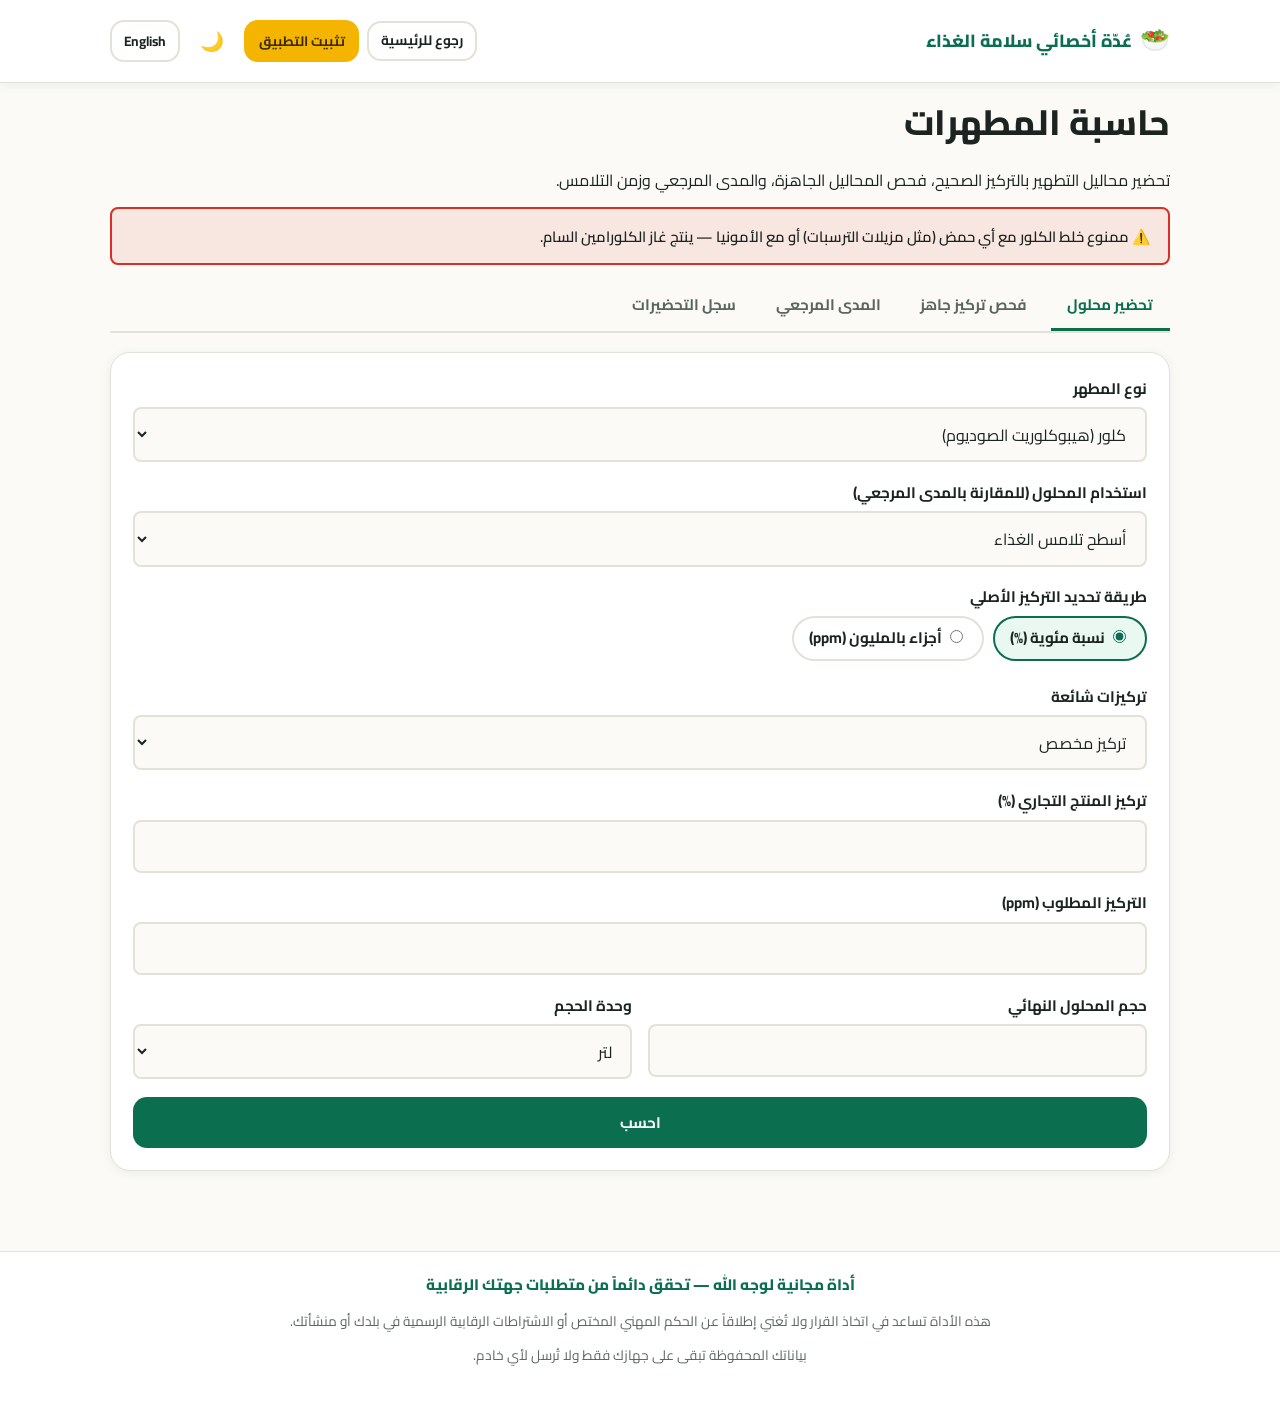
<file: tools/sanitizer.html>
<!DOCTYPE html>
<html lang="ar" dir="rtl">
<head>
<meta charset="UTF-8">
<meta name="viewport" content="width=device-width, initial-scale=1.0">
<title>حاسبة المطهرات</title>
<meta name="theme-color" content="#0B6E4F">
<link rel="manifest" href="../manifest.json">
<link rel="icon" href="../icons/icon-192.png">
<link rel="preconnect" href="https://fonts.googleapis.com">
<link rel="preconnect" href="https://fonts.gstatic.com" crossorigin>
<link href="https://fonts.googleapis.com/css2?family=Cairo:wght@300;400;600;700;800;900&display=swap" rel="stylesheet">
<link rel="stylesheet" href="../assets/style.css">
</head>
<body data-page-title-i18n="sanitizer.pageTitle">
<a class="skip-link" href="#main-content">تخطي إلى المحتوى / Skip to content</a>
<div id="app-header"></div>

<main id="main-content">
  <h1 data-i18n="sanitizer.pageTitle"></h1>
  <p data-i18n="sanitizer.pageDesc"></p>

  <div class="alert alert-danger no-print" role="alert">
    <span data-i18n="sanitizer.safety.neverMix"></span>
  </div>

  <div class="tabs no-print" role="tablist" aria-label="sanitizer tabs">
    <button class="tab-btn active" data-tab="recipe" role="tab" aria-selected="true" data-i18n="sanitizer.tabs.recipe"></button>
    <button class="tab-btn" data-tab="check" role="tab" aria-selected="false" data-i18n="sanitizer.tabs.check"></button>
    <button class="tab-btn" data-tab="reference" role="tab" aria-selected="false" data-i18n="sanitizer.tabs.reference"></button>
    <button class="tab-btn" data-tab="log" role="tab" aria-selected="false" data-i18n="sanitizer.tabs.log"></button>
  </div>

  <!-- ================= TAB A: RECIPE ================= -->
  <section class="tab-panel active" id="panel-recipe">
    <div class="card">
      <div class="field">
        <label for="r-type" data-i18n="sanitizer.sanitizerType"></label>
        <select id="r-type"></select>
      </div>

      <div class="field" id="r-use-field">
        <label for="r-use" data-i18n="sanitizer.checkUseSelect"></label>
        <select id="r-use"></select>
      </div>

      <div class="field">
        <label data-i18n="sanitizer.productConcType"></label>
        <div class="radio-group" id="r-conc-type-group"></div>
      </div>

      <div class="field" id="r-preset-field" hidden>
        <label for="r-preset" data-i18n="sanitizer.presetLabel"></label>
        <select id="r-preset"></select>
      </div>

      <div class="field">
        <label for="r-conc-value" id="r-conc-value-label"></label>
        <input type="number" id="r-conc-value" min="0" step="0.01" inputmode="decimal">
        <div class="field-error" id="r-conc-value-error"></div>
      </div>

      <div class="field">
        <label for="r-target" id="r-target-label"></label>
        <input type="number" id="r-target" min="0" step="0.01" inputmode="decimal">
        <div class="field-error" id="r-target-error"></div>
      </div>

      <div class="field-row">
        <div class="field">
          <label for="r-volume" data-i18n="sanitizer.finalVolume"></label>
          <input type="number" id="r-volume" min="0" step="0.01" inputmode="decimal">
          <div class="field-error" id="r-volume-error"></div>
        </div>
        <div class="field">
          <label for="r-volume-unit" data-i18n="sanitizer.volumeUnit"></label>
          <select id="r-volume-unit">
            <option value="L" data-i18n="sanitizer.liters"></option>
            <option value="gal" data-i18n="sanitizer.gallons"></option>
          </select>
        </div>
      </div>

      <button type="button" class="btn btn-primary btn-block" id="r-calc-btn" data-i18n="common.calculate"></button>

      <div id="r-result" hidden></div>
    </div>
  </section>

  <!-- ================= TAB B: CHECK ================= -->
  <section class="tab-panel" id="panel-check">
    <div class="card">
      <div class="field">
        <label for="c-type" data-i18n="sanitizer.sanitizerType"></label>
        <select id="c-type"></select>
      </div>

      <div class="field">
        <label for="c-use" data-i18n="sanitizer.checkUseSelect"></label>
        <select id="c-use"></select>
      </div>

      <div class="field">
        <label data-i18n="sanitizer.productConcType"></label>
        <div class="radio-group" id="c-conc-type-group"></div>
      </div>

      <div class="field">
        <label for="c-conc-value" id="c-conc-value-label"></label>
        <input type="number" id="c-conc-value" min="0" step="0.01" inputmode="decimal">
        <div class="field-error" id="c-conc-value-error"></div>
      </div>

      <div class="field-row">
        <div class="field">
          <label for="c-added" id="c-added-label"></label>
          <input type="number" id="c-added" min="0" step="0.01" inputmode="decimal">
          <div class="field-error" id="c-added-error"></div>
        </div>
        <div class="field">
          <label for="c-water" id="c-water-label"></label>
          <input type="number" id="c-water" min="0" step="0.01" inputmode="decimal">
          <div class="field-error" id="c-water-error"></div>
        </div>
      </div>

      <button type="button" class="btn btn-primary btn-block" id="c-calc-btn" data-i18n="common.calculate"></button>

      <div id="c-result" hidden></div>
    </div>
  </section>

  <!-- ================= TAB C: REFERENCE ================= -->
  <section class="tab-panel" id="panel-reference">
    <div class="card">
      <h2 data-i18n="sanitizer.referenceTitle"></h2>
      <p class="tool-desc" data-i18n="sanitizer.referenceNote"></p>
      <div class="table-wrap">
        <table id="ref-table">
          <thead></thead>
          <tbody></tbody>
        </table>
      </div>
    </div>
    <div class="card" style="margin-top:1rem;" id="ppe-card"></div>
  </section>

  <!-- ================= TAB D: LOG ================= -->
  <section class="tab-panel" id="panel-log">
    <div class="card">
      <h2 data-i18n="sanitizer.logTitle"></h2>
      <div class="log-actions no-print">
        <button type="button" class="btn btn-ghost btn-sm" id="log-export-btn" data-i18n="common.exportCsv"></button>
        <button type="button" class="btn btn-ghost btn-sm" id="log-print-btn" data-i18n="common.print"></button>
        <button type="button" class="btn btn-danger btn-sm" id="log-clear-btn" data-i18n="common.clearAll"></button>
      </div>
      <div class="table-wrap">
        <table id="log-table">
          <thead></thead>
          <tbody></tbody>
        </table>
      </div>
      <p id="log-empty" data-i18n="sanitizer.logEmpty" hidden></p>
    </div>
  </section>

  <!-- ================= PRINT RECORD AREA ================= -->
  <div class="print-only" id="printArea"></div>
</main>

<div id="app-footer"></div>

<script src="../assets/i18n.js"></script>
<script src="../assets/app.js"></script>
<script>
(function () {
  // -------------------- بيانات المطهرات الخبيرة (مرجع Codex / FDA Food Code شائع) --------------------
  // كل التراكيز بوحدة ppm الداخلية، إلا كحول: مخزّن كنسبة مئوية (nativeUnit: 'percent') وتُحوَّل داخلياً ×10000
  const SANITIZER_TYPES = ["chlorine", "quat", "paa", "alcohol", "iodine"];

  const REFERENCE_DATA = {
    chlorine: {
      nativeUnit: "ppm",
      ranges: {
        foodContact: { min: 100, max: 200, contact: { ar: "≥ دقيقة واحدة", en: "≥ 1 minute" }, rinse: false },
        produce:     { min: 50,  max: 100, contact: { ar: "1–2 دقيقة", en: "1–2 minutes" }, rinse: true },
        floors:      { min: 400, max: 800, contact: { ar: "5–10 دقائق", en: "5–10 minutes" }, rinse: false }
      }
    },
    quat: {
      nativeUnit: "ppm",
      ranges: {
        foodContact: { min: 150, max: 400, contact: { ar: "≥ دقيقة واحدة", en: "≥ 1 minute" }, rinse: false },
        produce:     { notRecommended: true },
        floors:      { min: 400, max: 800, contact: { ar: "5–10 دقائق", en: "5–10 minutes" }, rinse: false }
      }
    },
    paa: {
      nativeUnit: "ppm",
      ranges: {
        foodContact: { min: 100, max: 200, contact: { ar: "≥ دقيقة واحدة", en: "≥ 1 minute" }, rinse: false },
        produce:     { min: 30,  max: 80,  contact: { ar: "1–2 دقيقة", en: "1–2 minutes" }, rinse: false },
        floors:      { min: 200, max: 400, contact: { ar: "5–10 دقائق", en: "5–10 minutes" }, rinse: false }
      }
    },
    alcohol: {
      nativeUnit: "percent",
      ranges: {
        foodContact: { min: 60, max: 70, contact: { ar: "≥ 30 ثانية (يجب أن يبقى مبللاً)", en: "≥ 30 seconds (must remain wet)" }, rinse: false },
        produce:     { notRecommended: true },
        floors:      { notRecommended: true }
      }
    },
    iodine: {
      nativeUnit: "ppm",
      ranges: {
        foodContact: { min: 12.5, max: 25, contact: { ar: "≥ دقيقة واحدة", en: "≥ 1 minute" }, rinse: false },
        produce:     { min: 12.5, max: 25, contact: { ar: "1–2 دقيقة", en: "1–2 minutes" }, rinse: true },
        floors:      { notRecommended: true }
      }
    }
  };

  const USES = ["foodContact", "produce", "floors"];

  // -------------------- أدوات تحويل الوحدات --------------------
  function toPpm(value, unit) {
    return unit === "percent" ? value * 10000 : value;
  }

  function nativeToPpm(value, type) {
    return REFERENCE_DATA[type].nativeUnit === "percent" ? value * 10000 : value;
  }

  function formatConcentration(ppmValue, type) {
    if (REFERENCE_DATA[type].nativeUnit === "percent") {
      return (ppmValue / 10000).toFixed(2) + "%";
    }
    return Math.round(ppmValue * 10) / 10 + " ppm";
  }

  function litersFromVolume(value, unit) {
    return unit === "gal" ? value * 3.78541 : value;
  }

  // -------------------- تعبئة القوائم المنسدلة --------------------
  function fillTypeSelect(select) {
    select.innerHTML = SANITIZER_TYPES.map((type) => `<option value="${type}">${t("sanitizer.types." + type)}</option>`).join("");
  }

  function fillUseSelect(select) {
    select.innerHTML = USES.map((use) => `<option value="${use}">${t("sanitizer.uses." + use)}</option>`).join("");
  }

  function fillConcTypeRadios(container, name) {
    container.innerHTML = `
      <label class="radio-chip"><input type="radio" name="${name}" value="percent" checked> <span data-i18n="sanitizer.byPercent"></span></label>
      <label class="radio-chip"><input type="radio" name="${name}" value="ppm"> <span data-i18n="sanitizer.byPpm"></span></label>
    `;
    applyI18n(container);
  }

  function getCheckedRadio(container, name) {
    const checked = container.querySelector(`input[name="${name}"]:checked`);
    return checked ? checked.value : "percent";
  }

  function updateRadioChipStyles(container, name) {
    container.querySelectorAll(".radio-chip").forEach((chip) => {
      const input = chip.querySelector("input");
      chip.classList.toggle("checked", input.checked);
    });
    container.querySelectorAll(`input[name="${name}"]`).forEach((input) => {
      input.addEventListener("change", () => updateRadioChipStyles(container, name));
    });
  }

  // -------------------- التبويبات --------------------
  function setupTabs() {
    const buttons = document.querySelectorAll(".tab-btn");
    buttons.forEach((btn) => {
      btn.addEventListener("click", () => {
        buttons.forEach((b) => { b.classList.remove("active"); b.setAttribute("aria-selected", "false"); });
        document.querySelectorAll(".tab-panel").forEach((p) => p.classList.remove("active"));
        btn.classList.add("active");
        btn.setAttribute("aria-selected", "true");
        document.getElementById("panel-" + btn.dataset.tab).classList.add("active");
        if (btn.dataset.tab === "reference") renderReferenceTable();
        if (btn.dataset.tab === "log") renderLog();
      });
    });
  }

  // -------------------- عرض حقل التركيز حسب النوع (ppm أو %) --------------------
  function updateConcValueLabel(prefix) {
    const type = document.getElementById(prefix + "-type").value;
    const concTypeGroup = document.getElementById(prefix + "-conc-type-group");
    const concType = getCheckedRadio(concTypeGroup, prefix + "-conc-type");
    const label = document.getElementById(prefix + "-conc-value-label");
    label.textContent = t("sanitizer.productConcValue") + " (" + (concType === "percent" ? "%" : "ppm") + ")";
  }

  // -------------------- Presets (كلور فقط) --------------------
  function updatePresetVisibility() {
    const type = document.getElementById("r-type").value;
    const concTypeGroup = document.getElementById("r-conc-type-group");
    const concType = getCheckedRadio(concTypeGroup, "r-conc-type");
    const presetField = document.getElementById("r-preset-field");
    const show = type === "chlorine" && concType === "percent";
    presetField.hidden = !show;
    if (show) {
      const presetSelect = document.getElementById("r-preset");
      presetSelect.innerHTML = `
        <option value="custom">${t("sanitizer.presetCustom")}</option>
        <option value="5">${t("sanitizer.presetHousehold5")}</option>
        <option value="10">${t("sanitizer.presetCommercial10")}</option>
        <option value="12">${t("sanitizer.presetCommercial12")}</option>
      `;
    }
  }

  function wirePresetSelect() {
    document.getElementById("r-preset").addEventListener("change", (e) => {
      if (e.target.value !== "custom") {
        document.getElementById("r-conc-value").value = e.target.value;
      }
    });
  }

  // -------------------- التحقق من الحقول --------------------
  function showFieldError(inputId, errorId, error) {
    const field = document.getElementById(inputId).closest(".field");
    const errorEl = document.getElementById(errorId);
    if (error) {
      field.classList.add("has-error");
      errorEl.textContent = error;
    } else {
      field.classList.remove("has-error");
      errorEl.textContent = "";
    }
  }

  // -------------------- منطقة التحذيرات / PPE --------------------
  function renderPpeNote(type) {
    return `<p><strong data-i18n="sanitizer.safety.ppeTitle"></strong><br>${t("sanitizer.safety.ppe." + type)}</p>`;
  }

  // -------------------- TAB A: حساب الوصفة --------------------
  function calcRecipe() {
    const type = document.getElementById("r-type").value;
    const use = document.getElementById("r-use").value;
    const concType = getCheckedRadio(document.getElementById("r-conc-type-group"), "r-conc-type");
    const concValueRaw = document.getElementById("r-conc-value").value;
    const targetRaw = document.getElementById("r-target").value;
    const volumeRaw = document.getElementById("r-volume").value;
    const volumeUnit = document.getElementById("r-volume-unit").value;

    let valid = true;

    const concCheck = parseNumberField(concValueRaw, { positive: true, max: concType === "percent" ? 100 : 1000000 });
    if (!concCheck.ok) { showFieldError("r-conc-value", "r-conc-value-error", concCheck.error); valid = false; }
    else showFieldError("r-conc-value", "r-conc-value-error", null);

    const targetCheck = parseNumberField(targetRaw, { positive: true, max: type === "alcohol" ? 100 : 1000000 });
    if (!targetCheck.ok) { showFieldError("r-target", "r-target-error", targetCheck.error); valid = false; }
    else showFieldError("r-target", "r-target-error", null);

    const volumeCheck = parseNumberField(volumeRaw, { positive: true, max: 100000 });
    if (!volumeCheck.ok) { showFieldError("r-volume", "r-volume-error", volumeCheck.error); valid = false; }
    else showFieldError("r-volume", "r-volume-error", null);

    if (!valid) { document.getElementById("r-result").hidden = true; return; }

    const c1Ppm = toPpm(concCheck.value, concType);
    const targetUnit = type === "alcohol" ? "percent" : "ppm";
    const c2Ppm = toPpm(targetCheck.value, targetUnit);

    if (c2Ppm >= c1Ppm) {
      showFieldError("r-target", "r-target-error", t("sanitizer.validation.targetExceedsProduct"));
      document.getElementById("r-result").hidden = true;
      return;
    }

    const v2L = litersFromVolume(volumeCheck.value, volumeUnit);
    const v1L = (c2Ppm * v2L) / c1Ppm;
    const waterL = v2L - v1L;
    const sanitizerMl = v1L * 1000;

    const waterDisplay = volumeUnit === "gal" ? (waterL / 3.78541) : waterL;
    const volDisplay = volumeCheck.value;
    const volUnitLabel = volumeUnit === "gal" ? t("sanitizer.gallons") : t("sanitizer.liters");

    const verdict = evaluateVerdict(c2Ppm, type, use);

    renderRecipeResult({
      type, use, concCheck, c2Ppm, sanitizerMl, waterDisplay, volDisplay, volUnitLabel, verdict, c1Ppm
    });

    window._lastRecipeRecord = {
      id: uid(),
      dateTime: formatDateTime(),
      source: "recipe",
      type,
      use,
      ppm: c2Ppm,
      volume: volDisplay + " " + volUnitLabel,
      status: verdict.status
    };
  }

  function evaluateVerdict(resultPpm, type, use) {
    const range = REFERENCE_DATA[type].ranges[use];
    if (!range || range.notRecommended) {
      return { status: "warning", text: t("sanitizer.notRecommended"), range: null };
    }
    const minPpm = nativeToPpm(range.min, type);
    const maxPpm = nativeToPpm(range.max, type);
    if (resultPpm < minPpm) return { status: "warning", text: t("sanitizer.checkVerdictLow"), range };
    if (resultPpm > maxPpm) return { status: "danger", text: t("sanitizer.checkVerdictHigh"), range };
    return { status: "ok", text: t("sanitizer.checkVerdictOk"), range };
  }

  function renderRecipeResult(data) {
    const { type, use, c2Ppm, sanitizerMl, waterDisplay, volDisplay, volUnitLabel, verdict } = data;
    const box = document.getElementById("r-result");
    box.hidden = false;
    box.className = verdict.status === "ok" ? "result-box" : (verdict.status === "warning" ? "result-box warning" : "result-box danger");

    const sentence = t("sanitizer.recipeSentence")
      .replace("{amount}", `<strong>${sanitizerMl.toFixed(1)} mL</strong>`)
      .replace("{sanitizer}", `<strong>${t("sanitizer.types." + type)}</strong>`)
      .replace("{water}", `<strong>${waterDisplay.toFixed(2)} ${volUnitLabel}</strong>`)
      .replace("{volume}", `${volDisplay} ${volUnitLabel}`)
      .replace("{ppm}", formatConcentration(c2Ppm, type));

    const outOfRangeBadge = verdict.status !== "ok"
      ? `<p><strong>${verdict.text}</strong>${verdict.status === "danger" || verdict.status === "warning" ? " — " + t("sanitizer.outOfRecommended") : ""}</p>`
      : `<p><strong>${verdict.text}</strong></p>`;

    box.innerHTML = `
      <p class="result-sentence">${sentence}</p>
      <div class="result-figures">
        <div class="result-figure"><div class="value">${sanitizerMl.toFixed(1)}</div><div class="label">mL</div></div>
        <div class="result-figure"><div class="value">${waterDisplay.toFixed(2)}</div><div class="label">${volUnitLabel}</div></div>
        <div class="result-figure"><div class="value">${formatConcentration(c2Ppm, type)}</div><div class="label" data-i18n="sanitizer.targetPpm"></div></div>
      </div>
      ${outOfRangeBadge}
      <details class="how-calc">
        <summary data-i18n="sanitizer.howCalcTitle"></summary>
        <div class="calc-body">${t("sanitizer.howCalcBody")}</div>
      </details>
      ${renderPpeNote(type)}
      <div class="no-print" style="display:flex; gap:0.6rem; flex-wrap:wrap; margin-top:1rem;">
        <button type="button" class="btn btn-secondary btn-sm" id="r-save-btn" data-i18n="common.saveAsRecord"></button>
        <button type="button" class="btn btn-ghost btn-sm" id="r-print-btn" data-i18n="common.printRecord"></button>
      </div>
    `;
    applyI18n(box);

    document.getElementById("r-save-btn").addEventListener("click", () => {
      saveLogEntry(window._lastRecipeRecord);
    });
    document.getElementById("r-print-btn").addEventListener("click", () => {
      printRecordSheet({
        titleKey: "sanitizer.pageTitle",
        note: t("sanitizer.safety.neverMix"),
        rows: [
          [t("sanitizer.sanitizerType"), t("sanitizer.types." + type)],
          [t("sanitizer.checkUseSelect"), t("sanitizer.uses." + use)],
          [t("sanitizer.targetPpm"), formatConcentration(c2Ppm, type)],
          [t("sanitizer.sanitizerAmount"), sanitizerMl.toFixed(1) + " mL"],
          [t("sanitizer.waterAmount"), waterDisplay.toFixed(2) + " " + volUnitLabel],
          [verdict.text, ""]
        ]
      });
    });
  }

  // -------------------- TAB B: فحص محلول جاهز --------------------
  function calcCheck() {
    const type = document.getElementById("c-type").value;
    const use = document.getElementById("c-use").value;
    const concType = getCheckedRadio(document.getElementById("c-conc-type-group"), "c-conc-type");
    const concValueRaw = document.getElementById("c-conc-value").value;
    const addedRaw = document.getElementById("c-added").value;
    const waterRaw = document.getElementById("c-water").value;

    let valid = true;
    const concCheck = parseNumberField(concValueRaw, { positive: true, max: concType === "percent" ? 100 : 1000000 });
    if (!concCheck.ok) { showFieldError("c-conc-value", "c-conc-value-error", concCheck.error); valid = false; }
    else showFieldError("c-conc-value", "c-conc-value-error", null);

    const addedCheck = parseNumberField(addedRaw, { positive: true, max: 1000000 });
    if (!addedCheck.ok) { showFieldError("c-added", "c-added-error", addedCheck.error); valid = false; }
    else showFieldError("c-added", "c-added-error", null);

    const waterCheck = parseNumberField(waterRaw, { positive: true, max: 1000000 });
    if (!waterCheck.ok) { showFieldError("c-water", "c-water-error", waterCheck.error); valid = false; }
    else showFieldError("c-water", "c-water-error", null);

    if (!valid) { document.getElementById("c-result").hidden = true; return; }

    const c1Ppm = toPpm(concCheck.value, concType);
    const totalVolume = addedCheck.value + waterCheck.value;
    const resultPpm = (c1Ppm * addedCheck.value) / totalVolume;
    const verdict = evaluateVerdict(resultPpm, type, use);

    const box = document.getElementById("c-result");
    box.hidden = false;
    box.className = verdict.status === "ok" ? "result-box" : (verdict.status === "warning" ? "result-box warning" : "result-box danger");
    box.innerHTML = `
      <p class="result-sentence">${verdict.text}</p>
      <div class="result-figures">
        <div class="result-figure"><div class="value">${formatConcentration(resultPpm, type)}</div><div class="label" data-i18n="sanitizer.checkResultPpm"></div></div>
      </div>
      ${renderPpeNote(type)}
      <div class="no-print" style="display:flex; gap:0.6rem; flex-wrap:wrap; margin-top:1rem;">
        <button type="button" class="btn btn-secondary btn-sm" id="c-save-btn" data-i18n="common.saveAsRecord"></button>
        <button type="button" class="btn btn-ghost btn-sm" id="c-print-btn" data-i18n="common.printRecord"></button>
      </div>
    `;
    applyI18n(box);

    const record = {
      id: uid(),
      dateTime: formatDateTime(),
      source: "check",
      type,
      use,
      ppm: resultPpm,
      volume: (addedCheck.value + waterCheck.value).toFixed(1),
      status: verdict.status
    };

    document.getElementById("c-save-btn").addEventListener("click", () => saveLogEntry(record));
    document.getElementById("c-print-btn").addEventListener("click", () => {
      printRecordSheet({
        titleKey: "sanitizer.pageTitle",
        note: t("sanitizer.safety.neverMix"),
        rows: [
          [t("sanitizer.sanitizerType"), t("sanitizer.types." + type)],
          [t("sanitizer.checkUseSelect"), t("sanitizer.uses." + use)],
          [t("sanitizer.checkAddedVolume"), addedCheck.value],
          [t("sanitizer.checkWaterVolume"), waterCheck.value],
          [t("sanitizer.checkResultPpm"), formatConcentration(resultPpm, type)],
          [verdict.text, ""]
        ]
      });
    });
  }

  // -------------------- TAB C: الجدول المرجعي --------------------
  function renderReferenceTable() {
    const table = document.getElementById("ref-table");
    const thead = table.querySelector("thead");
    const tbody = table.querySelector("tbody");
    const lang = getLang();

    thead.innerHTML = `<tr>
      <th data-i18n="sanitizer.table.use"></th>
      ${SANITIZER_TYPES.map((type) => `<th>${t("sanitizer.types." + type)}</th>`).join("")}
    </tr>`;

    tbody.innerHTML = USES.map((use) => {
      const cells = SANITIZER_TYPES.map((type) => {
        const range = REFERENCE_DATA[type].ranges[use];
        if (!range || range.notRecommended) {
          return `<td>${t("sanitizer.notRecommended")}</td>`;
        }
        const unit = REFERENCE_DATA[type].nativeUnit === "percent" ? "%" : "ppm";
        const rinseLabel = range.rinse ? t("sanitizer.yes") : t("sanitizer.no");
        return `<td><strong>${range.min}–${range.max} ${unit}</strong><br><span class="ref-note">${t("sanitizer.table.contactTime")}: ${range.contact[lang]}</span><br><span class="ref-note">${t("sanitizer.table.rinse")}: ${rinseLabel}</span></td>`;
      }).join("");
      return `<tr><td><strong>${t("sanitizer.uses." + use)}</strong></td>${cells}</tr>`;
    }).join("");

    applyI18n(thead);

    const ppeCard = document.getElementById("ppe-card");
    ppeCard.innerHTML = `<h2 data-i18n="sanitizer.safety.title"></h2>` +
      SANITIZER_TYPES.map((type) => `<p><strong>${t("sanitizer.types." + type)}:</strong> ${t("sanitizer.safety.ppe." + type)}</p>`).join("");
    applyI18n(ppeCard);
  }

  // -------------------- TAB D: السجل --------------------
  function saveLogEntry(record) {
    const log = loadJSON(STORAGE_KEYS.sanitizerLog, []);
    log.unshift(record);
    saveJSON(STORAGE_KEYS.sanitizerLog, log);
    renderLog();
  }

  function renderLog() {
    const log = loadJSON(STORAGE_KEYS.sanitizerLog, []);
    const table = document.getElementById("log-table");
    const thead = table.querySelector("thead");
    const tbody = table.querySelector("tbody");
    const emptyMsg = document.getElementById("log-empty");

    thead.innerHTML = `<tr>
      <th data-i18n="sanitizer.logCols.dateTime"></th>
      <th data-i18n="sanitizer.logCols.type"></th>
      <th data-i18n="sanitizer.checkUseSelect"></th>
      <th data-i18n="sanitizer.logCols.ppm"></th>
      <th data-i18n="sanitizer.logCols.volume"></th>
      <th data-i18n="sanitizer.logCols.status"></th>
      <th class="no-print"></th>
    </tr>`;
    applyI18n(thead);

    emptyMsg.hidden = log.length > 0;
    table.hidden = log.length === 0;

    tbody.innerHTML = log.map((entry) => `
      <tr>
        <td>${entry.dateTime}</td>
        <td>${t("sanitizer.types." + entry.type)}</td>
        <td>${t("sanitizer.uses." + entry.use)}</td>
        <td>${formatConcentration(entry.ppm, entry.type)}</td>
        <td>${entry.volume}</td>
        <td><span class="status-pill status-${entry.status}">${entry.status === "ok" ? t("sanitizer.checkVerdictOk") : (entry.status === "warning" ? t("sanitizer.checkVerdictLow") : t("sanitizer.checkVerdictHigh"))}</span></td>
        <td class="no-print"><button type="button" class="btn btn-icon" data-delete="${entry.id}" aria-label="delete">🗑️</button></td>
      </tr>
    `).join("");

    tbody.querySelectorAll("[data-delete]").forEach((btn) => {
      btn.addEventListener("click", () => {
        if (!confirm(t("common.confirmDelete"))) return;
        const id = btn.getAttribute("data-delete");
        const newLog = loadJSON(STORAGE_KEYS.sanitizerLog, []).filter((e) => e.id !== id);
        saveJSON(STORAGE_KEYS.sanitizerLog, newLog);
        renderLog();
      });
    });
  }

  function wireLogActions() {
    document.getElementById("log-clear-btn").addEventListener("click", () => {
      if (!confirm(t("common.confirmClearAll"))) return;
      saveJSON(STORAGE_KEYS.sanitizerLog, []);
      renderLog();
    });
    document.getElementById("log-export-btn").addEventListener("click", () => {
      const log = loadJSON(STORAGE_KEYS.sanitizerLog, []);
      const headers = [t("sanitizer.logCols.dateTime"), t("sanitizer.logCols.type"), t("sanitizer.checkUseSelect"), t("sanitizer.logCols.ppm"), t("sanitizer.logCols.volume"), t("sanitizer.logCols.status")];
      const rows = log.map((e) => [e.dateTime, t("sanitizer.types." + e.type), t("sanitizer.uses." + e.use), formatConcentration(e.ppm, e.type), e.volume, e.status]);
      downloadCsv("sanitizer-log.csv", headers, rows);
    });
    document.getElementById("log-print-btn").addEventListener("click", () => window.print());
  }

  // -------------------- التهيئة --------------------
  function populateForm(prefix) {
    fillTypeSelect(document.getElementById(prefix + "-type"));
    fillUseSelect(document.getElementById(prefix + "-use"));
    fillConcTypeRadios(document.getElementById(prefix + "-conc-type-group"), prefix + "-conc-type");
    updateRadioChipStyles(document.getElementById(prefix + "-conc-type-group"), prefix + "-conc-type");
    updateConcValueLabel(prefix);
  }

  function renderAll() {
    populateForm("r");
    populateForm("c");
    updatePresetVisibility();

    document.getElementById("r-target-label").textContent =
      t("sanitizer.targetPpm");
    document.getElementById("c-added-label").textContent = t("sanitizer.checkAddedVolume") + " (mL)";
    document.getElementById("c-water-label").textContent = t("sanitizer.checkWaterVolume") + " (mL)";

    if (document.getElementById("panel-reference").classList.contains("active")) renderReferenceTable();
    if (document.getElementById("panel-log").classList.contains("active")) renderLog();

    // إعادة تشغيل النتائج المعروضة حالياً بلغة جديدة (إن وجدت) عبر إعادة الحساب
    if (!document.getElementById("r-result").hidden) calcRecipe();
    if (!document.getElementById("c-result").hidden) calcCheck();
  }

  function init() {
    initApp({ basePath: "../", activeToolId: "sanitizer" });
    setupTabs();
    renderAll();
    wirePresetSelect();
    wireLogActions();
    renderLog();

    ["r-type", "r-conc-type-group"].forEach((id) => {});
    document.getElementById("r-type").addEventListener("change", () => { updateConcValueLabel("r"); updatePresetVisibility(); });
    document.getElementById("r-conc-type-group").addEventListener("change", () => { updateConcValueLabel("r"); updatePresetVisibility(); });
    document.getElementById("c-type").addEventListener("change", () => updateConcValueLabel("c"));
    document.getElementById("c-conc-type-group").addEventListener("change", () => updateConcValueLabel("c"));

    document.getElementById("r-calc-btn").addEventListener("click", calcRecipe);
    document.getElementById("c-calc-btn").addEventListener("click", calcCheck);

    document.addEventListener("i18n:change", renderAll);
  }

  document.addEventListener("DOMContentLoaded", init);
})();
</script>
</body>
</html>
</file>
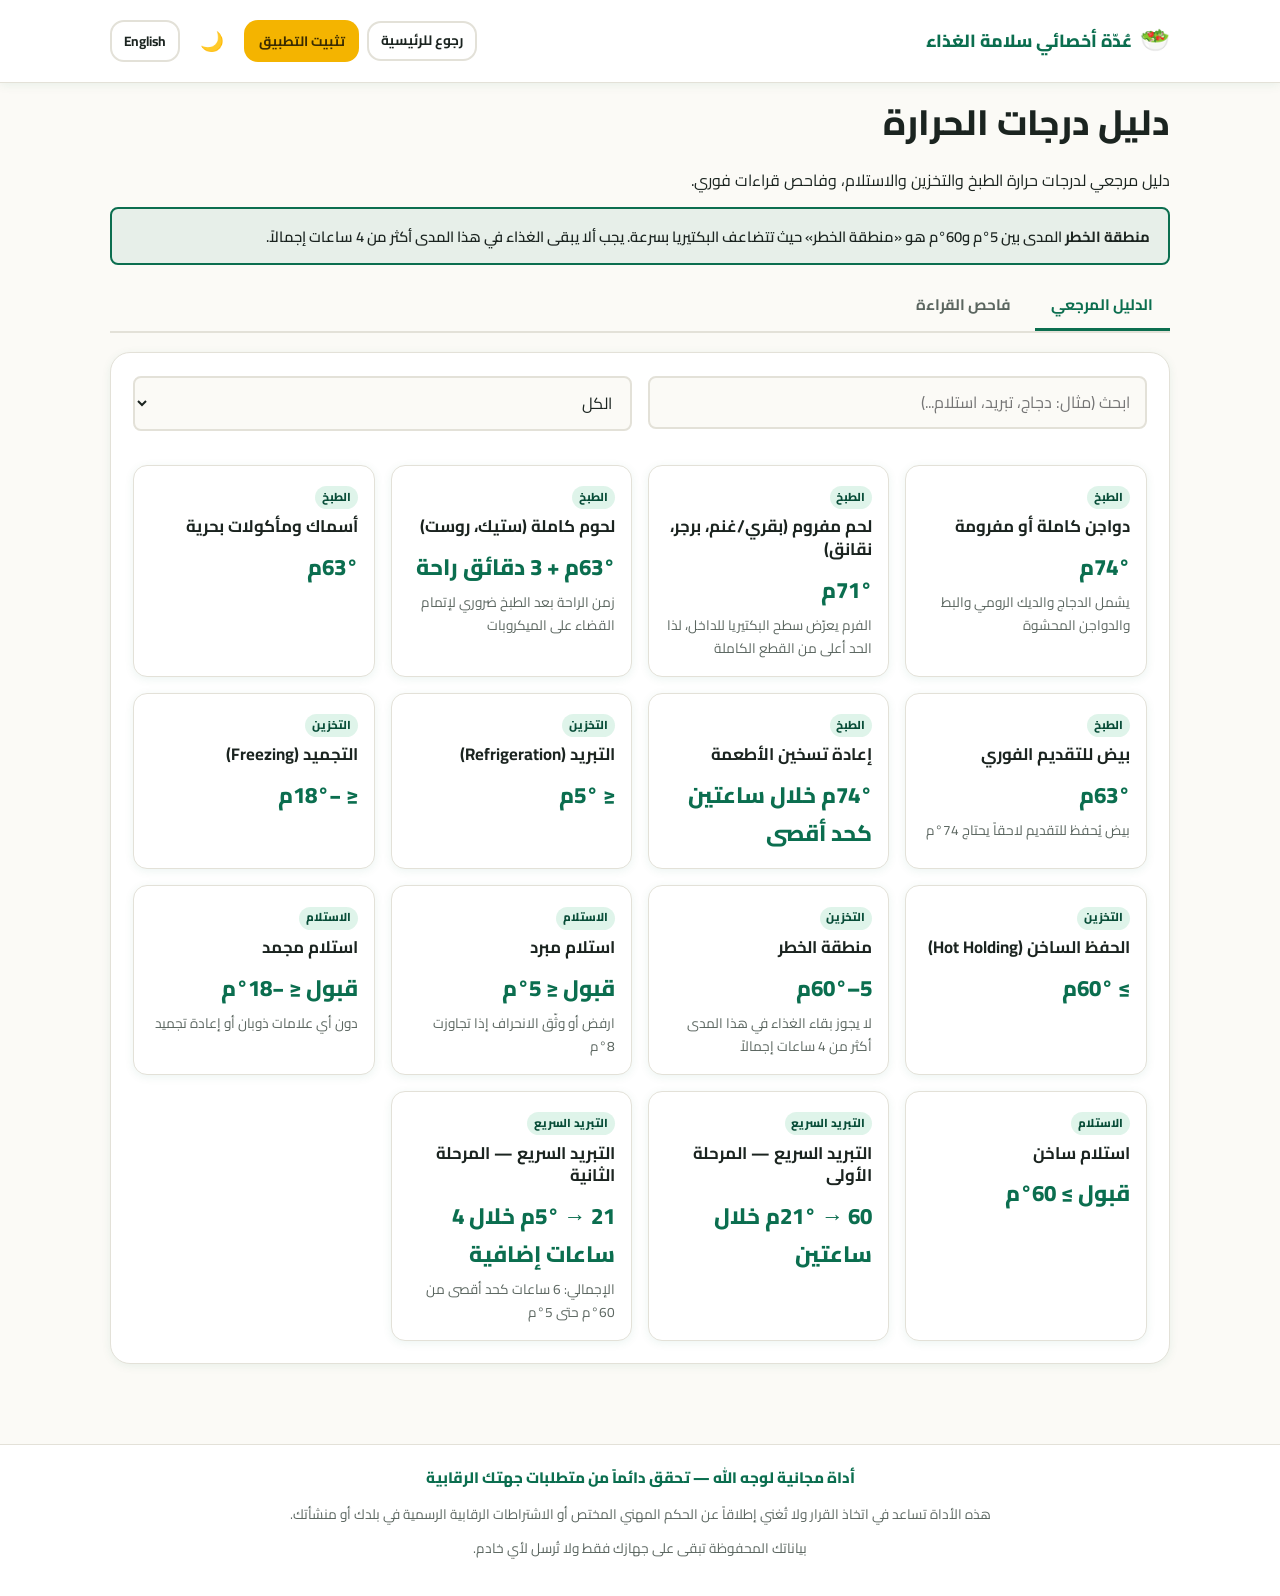
<file: tools/temperature.html>
<!DOCTYPE html>
<html lang="ar" dir="rtl">
<head>
<meta charset="UTF-8">
<meta name="viewport" content="width=device-width, initial-scale=1.0">
<title>دليل درجات الحرارة</title>
<meta name="theme-color" content="#0B6E4F">
<link rel="manifest" href="../manifest.json">
<link rel="icon" href="../icons/icon-192.png">
<link rel="preconnect" href="https://fonts.googleapis.com">
<link rel="preconnect" href="https://fonts.gstatic.com" crossorigin>
<link href="https://fonts.googleapis.com/css2?family=Cairo:wght@300;400;600;700;800;900&display=swap" rel="stylesheet">
<link rel="stylesheet" href="../assets/style.css">
</head>
<body data-page-title-i18n="temperature.pageTitle">
<a class="skip-link" href="#main-content">تخطي إلى المحتوى / Skip to content</a>
<div id="app-header"></div>

<main id="main-content">
  <h1 data-i18n="temperature.pageTitle"></h1>
  <p data-i18n="temperature.pageDesc"></p>

  <div class="alert alert-info no-print" role="note">
    <strong data-i18n="temperature.dangerZoneTitle"></strong>
    <span data-i18n="temperature.dangerZoneText"></span>
  </div>

  <div class="tabs no-print" role="tablist" aria-label="temperature tabs">
    <button class="tab-btn active" data-tab="guide" role="tab" aria-selected="true" data-i18n="temperature.tabs.guide"></button>
    <button class="tab-btn" data-tab="checker" role="tab" aria-selected="false" data-i18n="temperature.tabs.checker"></button>
  </div>

  <!-- ================= TAB A: الدليل المرجعي ================= -->
  <section class="tab-panel active" id="panel-guide">
    <div class="card">
      <div class="field-row">
        <div class="field">
          <label for="g-search" data-i18n="common.appName" style="display:none"></label>
          <input type="text" id="g-search" data-i18n-placeholder="temperature.searchPlaceholder">
        </div>
        <div class="field">
          <select id="g-filter"></select>
        </div>
      </div>
      <div class="ref-grid" id="g-grid"></div>
    </div>
  </section>

  <!-- ================= TAB B: فاحص القراءة ================= -->
  <section class="tab-panel" id="panel-checker">
    <div class="card">
      <div class="field">
        <label for="chk-operation" data-i18n="temperature.checkerOperation"></label>
        <select id="chk-operation"></select>
      </div>

      <div class="field" id="chk-food-field">
        <label for="chk-food" data-i18n="temperature.checkerFood"></label>
        <select id="chk-food"></select>
      </div>

      <div class="field" id="chk-elapsed-field" hidden>
        <label for="chk-elapsed" data-i18n="temperature.checkerElapsed"></label>
        <input type="number" id="chk-elapsed" min="0" step="0.1" inputmode="decimal">
        <div class="field-error" id="chk-elapsed-error"></div>
      </div>

      <div class="field">
        <label for="chk-reading" data-i18n="temperature.checkerReading"></label>
        <input type="number" id="chk-reading" step="0.1" inputmode="decimal">
        <div class="field-error" id="chk-reading-error"></div>
      </div>

      <button type="button" class="btn btn-primary btn-block" id="chk-calc-btn" data-i18n="common.calculate"></button>

      <div id="chk-result" hidden></div>
    </div>
  </section>

  <div class="print-only" id="printArea"></div>
</main>

<div id="app-footer"></div>

<script src="../assets/i18n.js"></script>
<script src="../assets/app.js"></script>
<script>
(function () {
  // -------------------- بيانات الدليل المرجعي (Codex / FDA Food Code — مرجع عام) --------------------
  const GUIDE_ITEMS = [
    { id: "poultry", cat: "cooking", name: { ar: "دواجن كاملة أو مفرومة", en: "Poultry (whole or ground)" }, temp: { ar: "74°م", en: "74°C" }, note: { ar: "يشمل الدجاج والديك الرومي والبط والدواجن المحشوة", en: "Includes chicken, turkey, duck, and stuffed poultry" } },
    { id: "groundMeat", cat: "cooking", name: { ar: "لحم مفروم (بقري/غنم، برجر، نقانق)", en: "Ground meat (beef, lamb, burgers, sausage)" }, temp: { ar: "71°م", en: "71°C" }, note: { ar: "الفرم يعرّض سطح البكتيريا للداخل، لذا الحد أعلى من القطع الكاملة", en: "Grinding exposes surface bacteria internally, so the limit is higher than whole cuts" } },
    { id: "wholeMeat", cat: "cooking", name: { ar: "لحوم كاملة (ستيك، روست)", en: "Whole cuts (steaks, roasts)" }, temp: { ar: "63°م + 3 دقائق راحة", en: "63°C + 3 min rest" }, note: { ar: "زمن الراحة بعد الطبخ ضروري لإتمام القضاء على الميكروبات", en: "Rest time after cooking is required to complete pathogen destruction" } },
    { id: "fish", cat: "cooking", name: { ar: "أسماك ومأكولات بحرية", en: "Fish & seafood" }, temp: { ar: "63°م", en: "63°C" }, note: { ar: "", en: "" } },
    { id: "egg", cat: "cooking", name: { ar: "بيض للتقديم الفوري", en: "Eggs for immediate service" }, temp: { ar: "63°م", en: "63°C" }, note: { ar: "بيض يُحفظ للتقديم لاحقاً يحتاج 74°م", en: "Eggs held for later service require 74°C" } },
    { id: "reheat", cat: "cooking", name: { ar: "إعادة تسخين الأطعمة", en: "Reheating leftovers" }, temp: { ar: "74°م خلال ساعتين كحد أقصى", en: "74°C within 2 hours max" }, note: { ar: "", en: "" } },

    { id: "fridge", cat: "storage", name: { ar: "التبريد (Refrigeration)", en: "Refrigeration" }, temp: { ar: "≤ 5°م", en: "≤ 5°C" }, note: { ar: "", en: "" } },
    { id: "freezer", cat: "storage", name: { ar: "التجميد (Freezing)", en: "Freezing" }, temp: { ar: "≤ −18°م", en: "≤ −18°C" }, note: { ar: "", en: "" } },
    { id: "hotHold", cat: "storage", name: { ar: "الحفظ الساخن (Hot Holding)", en: "Hot Holding" }, temp: { ar: "≥ 60°م", en: "≥ 60°C" }, note: { ar: "", en: "" } },
    { id: "dangerZone", cat: "storage", name: { ar: "منطقة الخطر", en: "Danger Zone" }, temp: { ar: "5–60°م", en: "5–60°C" }, note: { ar: "لا يجوز بقاء الغذاء في هذا المدى أكثر من 4 ساعات إجمالاً", en: "Food must not remain in this range for more than 4 hours total" } },

    { id: "recvChilled", cat: "receiving", name: { ar: "استلام مبرد", en: "Chilled receiving" }, temp: { ar: "قبول ≤ 5°م", en: "Accept ≤ 5°C" }, note: { ar: "ارفض أو وثّق الانحراف إذا تجاوزت 8°م", en: "Reject or document deviation if above 8°C" } },
    { id: "recvFrozen", cat: "receiving", name: { ar: "استلام مجمد", en: "Frozen receiving" }, temp: { ar: "قبول ≤ −18°م", en: "Accept ≤ −18°C" }, note: { ar: "دون أي علامات ذوبان أو إعادة تجميد", en: "With no signs of thawing or refreezing" } },
    { id: "recvHot", cat: "receiving", name: { ar: "استلام ساخن", en: "Hot food receiving" }, temp: { ar: "قبول ≥ 60°م", en: "Accept ≥ 60°C" }, note: { ar: "", en: "" } },

    { id: "cool1", cat: "cooling", name: { ar: "التبريد السريع — المرحلة الأولى", en: "Rapid Cooling — Stage 1" }, temp: { ar: "60 → 21°م خلال ساعتين", en: "60 → 21°C within 2 hours" }, note: { ar: "", en: "" } },
    { id: "cool2", cat: "cooling", name: { ar: "التبريد السريع — المرحلة الثانية", en: "Rapid Cooling — Stage 2" }, temp: { ar: "21 → 5°م خلال 4 ساعات إضافية", en: "21 → 5°C within an additional 4 hours" }, note: { ar: "الإجمالي: 6 ساعات كحد أقصى من 60°م حتى 5°م", en: "Total: 6 hours maximum from 60°C to 5°C" } }
  ];

  const CATEGORIES = ["cooking", "storage", "receiving", "cooling"];

  // -------------------- بيانات فاحص القراءة (قواعد خبيرة قابلة للقراءة، بلا أرقام سحرية) --------------------
  // كل قاعدة: نوع غذاء + حد أدنى (أو أقصى) للمطابقة + هامش الحالة الحدّية + نصوص الإجراء
  const CHECKER_FOODS = {
    cooking: [
      { id: "poultry", okMin: 74, warnMargin: 3 },
      { id: "groundMeat", okMin: 71, warnMargin: 3 },
      { id: "wholeMeat", okMin: 63, warnMargin: 3 },
      { id: "fish", okMin: 63, warnMargin: 3 },
      { id: "egg", okMin: 63, warnMargin: 3 },
      { id: "reheat", okMin: 74, warnMargin: 3 }
    ],
    receiving: [
      { id: "recvChilled", okMax: 5, warnMax: 8 },
      { id: "recvFrozen", okMax: -18, warnMax: -15 }
    ],
    hotHolding: [
      { id: "hotHold", okMin: 60, warnMin: 57 }
    ],
    freezing: [
      { id: "freezer", okMax: -18, warnMax: -15 }
    ]
  };

  const CORRECTIVE_ACTIONS = {
    cooking: {
      warning: { ar: "استمر في الطبخ حتى الوصول للحد الأدنى الآمن ثم أعد القياس قبل التقديم.", en: "Continue cooking until the safe minimum is reached, then re-check before serving." },
      fail: { ar: "أعد الطبخ حتى الحد الآمن أو تخلص من المنتج، ووثّق الانحراف في سجل المراقبة.", en: "Continue cooking to the safe limit or discard the product, and document the deviation." }
    },
    receivingChilled: {
      warning: { ar: "ابدأ تبريد المنتج فوراً أو قيّم قبوله حسب سياسة المنشأة، ووثّق القراءة.", en: "Start chilling the product immediately or assess acceptance per facility policy, and document the reading." },
      fail: { ar: "ارفض الاستلام ووثّق سبب الرفض.", en: "Reject the delivery and document the reason." }
    },
    receivingFrozen: {
      warning: { ar: "تحقق من عدم وجود علامات ذوبان أو سوائل، اقبل بحذر ووثّق القراءة.", en: "Check for signs of thawing or liquid, accept with caution and document the reading." },
      fail: { ar: "ارفض الاستلام ووثّق سبب الرفض.", en: "Reject the delivery and document the reason." }
    },
    hotHolding: {
      warning: { ar: "ارفع الحرارة فوراً إلى 60°م أو أعد التسخين لـ74°م إذا لم تتجاوز المدة في منطقة الخطر ساعتين.", en: "Raise the temperature to 60°C immediately, or reheat to 74°C if time in the danger zone has not exceeded 2 hours." },
      fail: { ar: "أعد التسخين فوراً لـ74°م إذا كانت مدة منطقة الخطر أقل من ساعتين، وإلا تخلص من المنتج ووثّق الانحراف.", en: "Reheat immediately to 74°C if danger-zone time is under 2 hours; otherwise discard the product and document the deviation." }
    },
    freezing: {
      warning: { ar: "تحقق من إحكام غلق الباب وسجل الحرارة، وأعد الفحص خلال ساعة.", en: "Check the door seal and temperature log, and re-check within an hour." },
      fail: { ar: "انقل المنتجات إلى مجمد بديل فوراً، وثّق الانحراف، وأبلغ المسؤول المباشر.", en: "Move products to a backup freezer immediately, document the deviation, and notify the supervisor." }
    }
  };

  // -------------------- التبويبات --------------------
  function setupTabs() {
    const buttons = document.querySelectorAll(".tab-btn");
    buttons.forEach((btn) => {
      btn.addEventListener("click", () => {
        buttons.forEach((b) => { b.classList.remove("active"); b.setAttribute("aria-selected", "false"); });
        document.querySelectorAll(".tab-panel").forEach((p) => p.classList.remove("active"));
        btn.classList.add("active");
        btn.setAttribute("aria-selected", "true");
        document.getElementById("panel-" + btn.dataset.tab).classList.add("active");
      });
    });
  }

  // -------------------- TAB A: الدليل المرجعي --------------------
  function renderFilterSelect() {
    const select = document.getElementById("g-filter");
    select.innerHTML = `<option value="all">${t("temperature.filterAll")}</option>` +
      CATEGORIES.map((cat) => `<option value="${cat}">${t("temperature.categories." + cat)}</option>`).join("");
  }

  function renderGuideGrid() {
    const lang = getLang();
    const query = document.getElementById("g-search").value.trim().toLowerCase();
    const filterCat = document.getElementById("g-filter").value;

    const filtered = GUIDE_ITEMS.filter((item) => {
      const matchesCat = filterCat === "all" || item.cat === filterCat;
      const haystack = (item.name.ar + " " + item.name.en + " " + item.note.ar + " " + item.note.en).toLowerCase();
      const matchesQuery = query === "" || haystack.includes(query);
      return matchesCat && matchesQuery;
    });

    const grid = document.getElementById("g-grid");
    if (filtered.length === 0) {
      grid.innerHTML = `<p>${t("common.noRecords")}</p>`;
      return;
    }

    grid.innerHTML = filtered.map((item) => `
      <div class="ref-card">
        <span class="ref-cat">${t("temperature.categories." + item.cat)}</span>
        <h3>${item.name[lang]}</h3>
        <div class="ref-temp">${item.temp[lang]}</div>
        ${item.note[lang] ? `<div class="ref-note">${item.note[lang]}</div>` : ""}
      </div>
    `).join("");
  }

  // -------------------- TAB B: فاحص القراءة --------------------
  function renderOperationSelect() {
    const select = document.getElementById("chk-operation");
    const ops = ["cooking", "receiving", "hotHolding", "freezing", "cooling"];
    select.innerHTML = ops.map((op) => `<option value="${op}">${t("temperature.operations." + op)}</option>`).join("");
  }

  function renderFoodSelect() {
    const operation = document.getElementById("chk-operation").value;
    const foodField = document.getElementById("chk-food-field");
    const elapsedField = document.getElementById("chk-elapsed-field");
    const select = document.getElementById("chk-food");

    if (operation === "cooling") {
      foodField.hidden = true;
      elapsedField.hidden = false;
      select.innerHTML = "";
      return;
    }

    foodField.hidden = false;
    elapsedField.hidden = true;
    const lang = getLang();
    const foods = CHECKER_FOODS[operation] || [];
    select.innerHTML = foods.map((f) => {
      const item = GUIDE_ITEMS.find((g) => g.id === f.id);
      return `<option value="${f.id}">${item.name[lang]}</option>`;
    }).join("");
  }

  function evaluateCooking(rule, reading) {
    if (reading >= rule.okMin) return "ok";
    if (reading >= rule.okMin - rule.warnMargin) return "warning";
    return "fail";
  }

  function evaluateMinBased(rule, reading) {
    if (reading >= rule.okMin) return "ok";
    if (reading >= rule.warnMin) return "warning";
    return "fail";
  }

  function evaluateMaxBased(rule, reading) {
    if (reading <= rule.okMax) return "ok";
    if (reading <= rule.warnMax) return "warning";
    return "fail";
  }

  function calcChecker() {
    const operation = document.getElementById("chk-operation").value;
    const readingRaw = document.getElementById("chk-reading").value;
    const readingCheck = parseNumberField(readingRaw, { min: -50, max: 300 });
    let valid = true;

    if (!readingCheck.ok) { showFieldError("chk-reading", "chk-reading-error", readingCheck.error); valid = false; }
    else showFieldError("chk-reading", "chk-reading-error", null);

    let elapsedCheck = null;
    if (operation === "cooling") {
      elapsedCheck = parseNumberField(document.getElementById("chk-elapsed").value, { min: 0, max: 48 });
      if (!elapsedCheck.ok) { showFieldError("chk-elapsed", "chk-elapsed-error", elapsedCheck.error); valid = false; }
      else showFieldError("chk-elapsed", "chk-elapsed-error", null);
    }

    if (!valid) { document.getElementById("chk-result").hidden = true; return; }

    const reading = readingCheck.value;
    let status, actionText, foodLabel;

    if (operation === "cooling") {
      const elapsed = elapsedCheck.value;
      const result = evaluateCooling(reading, elapsed);
      status = result.status;
      actionText = result.action[getLang()];
      foodLabel = t("temperature.operations.cooling");
    } else {
      const foodId = document.getElementById("chk-food").value;
      const rule = CHECKER_FOODS[operation].find((f) => f.id === foodId);
      const guideItem = GUIDE_ITEMS.find((g) => g.id === foodId);
      foodLabel = guideItem.name[getLang()];

      if (operation === "cooking") {
        status = evaluateCooking(rule, reading);
        actionText = status === "ok" ? null : CORRECTIVE_ACTIONS.cooking[status][getLang()];
      } else if (operation === "receiving") {
        status = evaluateMaxBased(rule, reading);
        const bucket = foodId === "recvChilled" ? "receivingChilled" : "receivingFrozen";
        actionText = status === "ok" ? null : CORRECTIVE_ACTIONS[bucket][status][getLang()];
      } else if (operation === "hotHolding") {
        status = evaluateMinBased(rule, reading);
        actionText = status === "ok" ? null : CORRECTIVE_ACTIONS.hotHolding[status][getLang()];
      } else if (operation === "freezing") {
        status = evaluateMaxBased(rule, reading);
        actionText = status === "ok" ? null : CORRECTIVE_ACTIONS.freezing[status][getLang()];
      }
    }

    renderCheckerResult({ operation, foodLabel, reading, status, actionText, elapsed: elapsedCheck ? elapsedCheck.value : null });
  }

  // منحنى التبريد السريع من الكودكس: 60→21°م خلال ساعتين، ثم 21→5°م خلال 4 ساعات إضافية (6 ساعات إجمالاً)
  function evaluateCooling(reading, elapsedHours) {
    if (elapsedHours <= 2) {
      if (reading <= 21) return { status: "ok", action: { ar: "المسار ضمن الحد الآمن، استمر في المراقبة حسب الجدول الزمني.", en: "On track and within safe limits, continue monitoring per schedule." } };
      if (reading <= 21 + 5) return { status: "warning", action: { ar: "أسرع التبريد الآن (تقسيم لأجزاء أصغر، حمام ثلج، مروحة تبريد) وأعد القياس قريباً.", en: "Speed up cooling now (smaller portions, ice bath, blast fan) and re-check soon." } };
      return { status: "fail", action: { ar: "تجاوز الحد الأول (60→21°م خلال ساعتين) — أعد تسخين المنتج لـ74°م ثم أعد التبريد من جديد وفق الجدول، أو تخلص منه.", en: "Stage 1 limit exceeded (60→21°C within 2h) — reheat to 74°C and restart cooling per schedule, or discard." } };
    }
    if (elapsedHours <= 6) {
      if (reading <= 5) return { status: "ok", action: { ar: "المسار ضمن الحد الآمن.", en: "On track and within safe limits." } };
      if (reading <= 5 + 5) return { status: "warning", action: { ar: "أسرع التبريد الآن وأعد القياس، الوقت المتبقي محدود قبل تجاوز 6 ساعات إجمالاً.", en: "Speed up cooling and re-check now; limited time remains before the 6-hour total." } };
      return { status: "fail", action: { ar: "تجاوز الجدول الزمني الكلي للتبريد (6 ساعات من 60 إلى 5°م) — تخلص من المنتج ووثّق الانحراف.", en: "Total cooling schedule exceeded (6 hours from 60 to 5°C) — discard the product and document the deviation." } };
    }
    if (reading <= 5) return { status: "ok", action: { ar: "تم الوصول للحد الآمن، لكن تحقق من توثيق الوقت الكلي المستغرق.", en: "Safe limit reached, but verify the total elapsed time was documented." } };
    return { status: "fail", action: { ar: "تجاوز الوقت الكلي المسموح للتبريد (6 ساعات) — تخلص من المنتج ووثّق الانحراف.", en: "Total allowed cooling time exceeded (6 hours) — discard the product and document the deviation." } };
  }

  function renderCheckerResult(data) {
    const { operation, foodLabel, reading, status, actionText, elapsed } = data;
    const box = document.getElementById("chk-result");
    box.hidden = false;
    box.className = status === "ok" ? "result-box" : (status === "warning" ? "result-box warning" : "result-box danger");

    const verdictText = t("temperature.verdicts." + status);
    box.innerHTML = `
      <p class="result-sentence">${verdictText}</p>
      <div class="result-figures">
        <div class="result-figure"><div class="value">${reading}°${getLang() === "ar" ? "م" : "C"}</div><div class="label" data-i18n="temperature.checkerReading"></div></div>
      </div>
      ${actionText ? `<p><strong data-i18n="temperature.correctiveActionLabel"></strong> ${actionText}</p>` : ""}
      <div class="no-print" style="display:flex; gap:0.6rem; flex-wrap:wrap; margin-top:1rem;">
        <button type="button" class="btn btn-ghost btn-sm" id="chk-print-btn" data-i18n="common.printRecord"></button>
      </div>
    `;
    applyI18n(box);

    document.getElementById("chk-print-btn").addEventListener("click", () => {
      const rows = [
        [t("temperature.checkerOperation"), t("temperature.operations." + operation)],
        [t("temperature.checkerFood"), foodLabel],
        [t("temperature.checkerReading"), reading + "°" + (getLang() === "ar" ? "م" : "C")]
      ];
      if (elapsed !== null) rows.push([t("temperature.checkerElapsed"), elapsed]);
      rows.push([verdictText, ""]);
      if (actionText) rows.push([t("temperature.correctiveActionLabel"), actionText]);
      printRecordSheet({ titleKey: "temperature.pageTitle", rows });
    });
  }

  function showFieldError(inputId, errorId, error) {
    const field = document.getElementById(inputId).closest(".field");
    const errorEl = document.getElementById(errorId);
    if (error) {
      field.classList.add("has-error");
      errorEl.textContent = error;
    } else {
      field.classList.remove("has-error");
      errorEl.textContent = "";
    }
  }

  // -------------------- التهيئة --------------------
  function renderAll() {
    renderFilterSelect();
    renderGuideGrid();
    renderOperationSelect();
    renderFoodSelect();
    if (!document.getElementById("chk-result").hidden) calcChecker();
  }

  function init() {
    initApp({ basePath: "../", activeToolId: "temperature" });
    setupTabs();
    renderAll();

    document.getElementById("g-search").addEventListener("input", renderGuideGrid);
    document.getElementById("g-filter").addEventListener("change", renderGuideGrid);
    document.getElementById("chk-operation").addEventListener("change", renderFoodSelect);
    document.getElementById("chk-calc-btn").addEventListener("click", calcChecker);

    document.addEventListener("i18n:change", renderAll);
  }

  document.addEventListener("DOMContentLoaded", init);
})();
</script>
</body>
</html>
</file>
<file: assets/style.css>
/*
 * style.css — التنسيق الموحد لكل صفحات عُدّة أخصائي سلامة الغذاء.
 * لا تكرر هذا التنسيق داخل أي صفحة أداة؛ أضف فقط كلاسات جديدة عند الحاجة.
 */

@font-face {
  font-family: "Cairo";
  src: local("Cairo");
  font-weight: 200 900;
  font-display: swap;
}

:root {
  --color-primary: #0B6E4F;
  --color-primary-dark: #084d38;
  --color-secondary: #2BB673;
  --color-accent: #F4B400;
  --color-danger: #D93025;
  --color-warning: #F4B400;
  --color-ok: #2BB673;

  --bg: #FBFAF6;
  --bg-elevated: #FFFFFF;
  --text: #1B2420;
  --text-muted: #5B6660;
  --border: #E3E1D8;
  --shadow: 0 2px 10px rgba(11, 110, 79, 0.08);

  --radius-sm: 8px;
  --radius-md: 14px;
  --radius-lg: 20px;

  --font-ar: "Cairo", "IBM Plex Sans Arabic", "Segoe UI", Tahoma, sans-serif;
  --font-en: "Cairo", "Segoe UI", Roboto, sans-serif;

  --touch-target: 48px;
}

[data-theme="dark"] {
  --bg: #10201A;
  --bg-elevated: #17281F;
  --text: #EDF3EF;
  --text-muted: #9FB3A8;
  --border: #24382F;
  --shadow: 0 2px 14px rgba(0, 0, 0, 0.4);
  --color-primary: #2BB673;
  --color-primary-dark: #1f8f5a;
}

@media (prefers-color-scheme: dark) {
  :root:not([data-theme="light"]) {
    --bg: #10201A;
    --bg-elevated: #17281F;
    --text: #EDF3EF;
    --text-muted: #9FB3A8;
    --border: #24382F;
    --shadow: 0 2px 14px rgba(0, 0, 0, 0.4);
    --color-primary: #2BB673;
    --color-primary-dark: #1f8f5a;
  }
}

* { box-sizing: border-box; }

html, body {
  margin: 0;
  padding: 0;
}

body {
  background: var(--bg);
  color: var(--text);
  font-family: var(--font-ar);
  line-height: 1.7;
  min-height: 100vh;
  display: flex;
  flex-direction: column;
  transition: background 0.2s ease, color 0.2s ease;
}

html[dir="ltr"] body { font-family: var(--font-en); }

main {
  flex: 1;
  width: 100%;
  max-width: 1100px;
  margin: 0 auto;
  padding: 1rem 1.25rem 3rem;
}

a { color: inherit; }

h1, h2, h3, h4 { line-height: 1.35; margin: 0 0 0.6em; }
h1 { font-size: clamp(1.5rem, 4vw, 2.2rem); font-weight: 800; }
h2 { font-size: clamp(1.2rem, 3vw, 1.5rem); font-weight: 700; }
h3 { font-size: 1.05rem; font-weight: 700; }
p { margin: 0 0 0.8em; }

/* -------------------- الرأس -------------------- */
#app-header {
  background: var(--bg-elevated);
  border-bottom: 1px solid var(--border);
  position: sticky;
  top: 0;
  z-index: 20;
  box-shadow: var(--shadow);
}

.header-inner {
  max-width: 1100px;
  margin: 0 auto;
  padding: 0.7rem 1.25rem;
  display: flex;
  align-items: center;
  justify-content: space-between;
  gap: 1rem;
  flex-wrap: wrap;
}

.brand {
  display: flex;
  align-items: center;
  gap: 0.5rem;
  text-decoration: none;
  font-weight: 800;
  font-size: 1.1rem;
  color: var(--color-primary);
}
.brand-icon { font-size: 1.5rem; }

.header-actions {
  display: flex;
  align-items: center;
  gap: 0.5rem;
  flex-wrap: wrap;
}

/* -------------------- الأزرار -------------------- */
.btn {
  display: inline-flex;
  align-items: center;
  justify-content: center;
  gap: 0.4em;
  min-height: var(--touch-target);
  padding: 0.6em 1.2em;
  border-radius: var(--radius-md);
  border: 2px solid transparent;
  font-family: inherit;
  font-size: 0.95rem;
  font-weight: 700;
  cursor: pointer;
  transition: transform 0.08s ease, background 0.15s ease, border-color 0.15s ease;
  text-decoration: none;
  user-select: none;
}
.btn:active { transform: scale(0.97); }

.btn-primary { background: var(--color-primary); color: #fff; }
.btn-primary:hover { background: var(--color-primary-dark); }

.btn-secondary { background: var(--color-secondary); color: #06331f; }

.btn-accent { background: var(--color-accent); color: #3a2c00; }

.btn-ghost { background: transparent; border-color: var(--border); color: var(--text); }
.btn-ghost:hover { border-color: var(--color-primary); color: var(--color-primary); }

.btn-danger { background: var(--color-danger); color: #fff; }

.btn-icon { min-width: var(--touch-target); padding: 0.5em; font-size: 1.2rem; background: transparent; }
.btn-icon:hover { background: var(--border); }

.btn-sm { min-height: 40px; padding: 0.45em 0.9em; font-size: 0.85rem; }
.btn-block { width: 100%; }

/* -------------------- البطاقات -------------------- */
.card {
  background: var(--bg-elevated);
  border: 1px solid var(--border);
  border-radius: var(--radius-lg);
  box-shadow: var(--shadow);
  padding: 1.4rem;
}

.hero {
  text-align: center;
  padding: 2.5rem 1rem 1.5rem;
}
.hero-note {
  display: inline-block;
  margin-top: 0.6rem;
  padding: 0.4em 1em;
  background: rgba(43, 182, 115, 0.12);
  color: var(--color-primary);
  border-radius: 999px;
  font-size: 0.9rem;
  font-weight: 700;
}

.tools-grid {
  display: grid;
  grid-template-columns: repeat(auto-fill, minmax(260px, 1fr));
  gap: 1.1rem;
  margin: 1.5rem 0;
}

.tool-card {
  background: var(--bg-elevated);
  border: 1px solid var(--border);
  border-radius: var(--radius-lg);
  padding: 1.4rem;
  box-shadow: var(--shadow);
  display: flex;
  flex-direction: column;
  gap: 0.6rem;
  position: relative;
  transition: transform 0.15s ease, box-shadow 0.15s ease;
}
.tool-card:not(.disabled):hover {
  transform: translateY(-3px);
  box-shadow: 0 8px 20px rgba(11, 110, 79, 0.16);
}
.tool-card.disabled { opacity: 0.6; }
.tool-icon { font-size: 2.2rem; }
.tool-card h3 { margin-bottom: 0.2rem; }
.tool-desc { color: var(--text-muted); font-size: 0.92rem; flex: 1; }
.badge-soon {
  position: absolute;
  inset-inline-end: 1rem;
  top: 1rem;
  background: var(--color-accent);
  color: #3a2c00;
  font-size: 0.75rem;
  font-weight: 800;
  padding: 0.25em 0.7em;
  border-radius: 999px;
}

.about-section {
  margin-top: 2rem;
  padding: 1.4rem;
  background: var(--bg-elevated);
  border: 1px solid var(--border);
  border-radius: var(--radius-lg);
}
.about-list { padding-inline-start: 1.2rem; margin: 0; }
.about-list li { margin-bottom: 0.4rem; }

/* -------------------- التذييل -------------------- */
#app-footer {
  background: var(--bg-elevated);
  border-top: 1px solid var(--border);
  margin-top: 2rem;
}
.footer-inner {
  max-width: 1100px;
  margin: 0 auto;
  padding: 1.2rem 1.25rem 1.6rem;
  text-align: center;
  font-size: 0.85rem;
  color: var(--text-muted);
}
.footer-charity {
  font-weight: 800;
  color: var(--color-primary);
  font-size: 0.95rem;
}

/* -------------------- التبويبات -------------------- */
.tabs {
  display: flex;
  gap: 0.4rem;
  overflow-x: auto;
  border-bottom: 2px solid var(--border);
  margin-bottom: 1.2rem;
  padding-bottom: 0;
}
.tab-btn {
  min-height: var(--touch-target);
  padding: 0.6em 1.1em;
  border: none;
  background: transparent;
  color: var(--text-muted);
  font-family: inherit;
  font-weight: 700;
  font-size: 0.95rem;
  cursor: pointer;
  border-bottom: 3px solid transparent;
  white-space: nowrap;
}
.tab-btn.active {
  color: var(--color-primary);
  border-bottom-color: var(--color-primary);
}
.tab-panel { display: none; }
.tab-panel.active { display: block; }

/* -------------------- النماذج -------------------- */
.field {
  margin-bottom: 1.1rem;
}
.field label {
  display: block;
  font-weight: 700;
  margin-bottom: 0.35rem;
  font-size: 0.95rem;
}
.field input[type="text"],
.field input[type="number"],
.field select {
  width: 100%;
  min-height: var(--touch-target);
  padding: 0.6em 0.9em;
  border: 2px solid var(--border);
  border-radius: var(--radius-sm);
  background: var(--bg);
  color: var(--text);
  font-family: inherit;
  font-size: 1rem;
}
.field input:focus, .field select:focus {
  outline: none;
  border-color: var(--color-primary);
}
.field-error {
  color: var(--color-danger);
  font-size: 0.85rem;
  margin-top: 0.3rem;
  font-weight: 700;
  display: none;
}
.field.has-error input, .field.has-error select { border-color: var(--color-danger); }
.field.has-error .field-error { display: block; }

.field-row {
  display: grid;
  grid-template-columns: 1fr 1fr;
  gap: 1rem;
}
@media (max-width: 560px) {
  .field-row { grid-template-columns: 1fr; }
}

.radio-group {
  display: flex;
  flex-wrap: wrap;
  gap: 0.6rem;
}
.radio-chip {
  display: inline-flex;
  align-items: center;
  gap: 0.4em;
  border: 2px solid var(--border);
  border-radius: 999px;
  padding: 0.5em 1em;
  cursor: pointer;
  min-height: 44px;
  font-size: 0.92rem;
}
.radio-chip input { accent-color: var(--color-primary); }
.radio-chip.checked { border-color: var(--color-primary); background: rgba(43, 182, 115, 0.1); }

/* -------------------- النتائج -------------------- */
.result-box {
  margin-top: 1.2rem;
  padding: 1.3rem;
  border-radius: var(--radius-md);
  background: rgba(43, 182, 115, 0.08);
  border: 2px solid var(--color-secondary);
}
.result-box.warning { background: rgba(244, 180, 0, 0.12); border-color: var(--color-warning); }
.result-box.danger { background: rgba(217, 48, 37, 0.1); border-color: var(--color-danger); }
.result-sentence { font-size: 1.15rem; font-weight: 700; margin-bottom: 0.6rem; }
.result-figures {
  display: grid;
  grid-template-columns: repeat(auto-fit, minmax(150px, 1fr));
  gap: 0.8rem;
  margin: 0.8rem 0;
}
.result-figure {
  background: var(--bg-elevated);
  border-radius: var(--radius-sm);
  padding: 0.8rem;
  text-align: center;
}
.result-figure .value { font-size: 1.5rem; font-weight: 800; color: var(--color-primary); }
.result-figure .label { font-size: 0.8rem; color: var(--text-muted); }

details.how-calc {
  margin-top: 1rem;
  border: 1px dashed var(--border);
  border-radius: var(--radius-sm);
  padding: 0.7rem 1rem;
}
details.how-calc summary {
  cursor: pointer;
  font-weight: 700;
  color: var(--color-primary);
}
details.how-calc .calc-body { margin-top: 0.6rem; white-space: pre-line; color: var(--text-muted); }

.alert {
  border-radius: var(--radius-sm);
  padding: 0.9rem 1.1rem;
  margin-bottom: 1rem;
  font-weight: 600;
  font-size: 0.92rem;
}
.alert-danger { background: rgba(217, 48, 37, 0.1); border: 2px solid var(--color-danger); color: var(--text); }
.alert-warning { background: rgba(244, 180, 0, 0.12); border: 2px solid var(--color-warning); color: var(--text); }
.alert-info { background: rgba(11, 110, 79, 0.08); border: 2px solid var(--color-primary); color: var(--text); }

/* -------------------- الجداول -------------------- */
.table-wrap { overflow-x: auto; border-radius: var(--radius-md); border: 1px solid var(--border); }
table {
  width: 100%;
  border-collapse: collapse;
  min-width: 480px;
  background: var(--bg-elevated);
}
th, td {
  padding: 0.7em 0.9em;
  text-align: start;
  border-bottom: 1px solid var(--border);
  font-size: 0.9rem;
}
th {
  background: var(--color-primary);
  color: #fff;
  font-weight: 700;
  position: sticky;
  top: 0;
}
tr:last-child td { border-bottom: none; }
tr:hover td { background: rgba(43, 182, 115, 0.06); }

/* -------------------- بطاقات مرجعية (دليل الحرارة) -------------------- */
.ref-grid {
  display: grid;
  grid-template-columns: repeat(auto-fill, minmax(230px, 1fr));
  gap: 1rem;
  margin-top: 1rem;
}
.ref-card {
  background: var(--bg-elevated);
  border: 1px solid var(--border);
  border-radius: var(--radius-md);
  padding: 1rem;
  box-shadow: var(--shadow);
}
.ref-card .ref-temp { font-size: 1.4rem; font-weight: 800; color: var(--color-primary); }
.ref-card .ref-cat {
  display: inline-block;
  font-size: 0.72rem;
  font-weight: 800;
  padding: 0.15em 0.6em;
  border-radius: 999px;
  background: rgba(43, 182, 115, 0.15);
  color: var(--color-primary-dark);
  margin-bottom: 0.4rem;
}
.ref-card .ref-note { font-size: 0.85rem; color: var(--text-muted); margin-top: 0.3rem; }

/* -------------------- السجل -------------------- */
.log-actions { display: flex; gap: 0.6rem; flex-wrap: wrap; margin-bottom: 1rem; }
.status-pill {
  display: inline-block;
  padding: 0.2em 0.7em;
  border-radius: 999px;
  font-size: 0.78rem;
  font-weight: 800;
}
.status-ok { background: rgba(43, 182, 115, 0.15); color: var(--color-primary-dark); }
.status-warning { background: rgba(244, 180, 0, 0.2); color: #6b5200; }
.status-orange { background: rgba(230, 126, 20, 0.2); color: #7a3e00; }
.status-danger { background: rgba(217, 48, 37, 0.15); color: var(--color-danger); }

/* -------------------- مصفوفة المخاطر (خريطة حرارية) -------------------- */
.matrix-table { border-collapse: collapse; width: 100%; min-width: 520px; }
.matrix-table th, .matrix-table td {
  text-align: center;
  padding: 0.6em;
  border: 1px solid var(--border);
  font-size: 0.85rem;
  font-weight: 700;
}
.matrix-table th { background: var(--bg-elevated); }
.matrix-cell-low { background: rgba(43, 182, 115, 0.35); }
.matrix-cell-medium { background: rgba(244, 180, 0, 0.4); }
.matrix-cell-high { background: rgba(230, 126, 20, 0.45); }
.matrix-cell-critical { background: rgba(217, 48, 37, 0.45); color: #fff; }

/* -------------------- سجل الطباعة -------------------- */
.print-only { display: none; }
.record-sign-line {
  display: flex;
  justify-content: space-between;
  gap: 2rem;
  margin-top: 2.5rem;
  flex-wrap: wrap;
}
.record-sign-line .sign-block { flex: 1; min-width: 180px; border-top: 1px solid var(--text); padding-top: 0.4rem; font-size: 0.85rem; }

.skip-link {
  position: absolute;
  inset-inline-start: -999px;
  top: 0;
  background: var(--color-primary);
  color: #fff;
  padding: 0.6em 1em;
  z-index: 100;
}
.skip-link:focus { inset-inline-start: 0.5rem; top: 0.5rem; }

/* -------------------- الطباعة -------------------- */
@media print {
  #app-header, #app-footer, .no-print, .tabs, .log-actions { display: none !important; }
  .print-only { display: block !important; }
  body { background: #fff; color: #000; }
  main { max-width: 100%; padding: 0; }
  .card, .result-box { box-shadow: none; border: 1px solid #000; }
  a[href]:after { content: ""; }
}

/* -------------------- استجابة عامة -------------------- */
@media (max-width: 480px) {
  main { padding: 0.8rem 0.9rem 2rem; }
  .card { padding: 1rem; }
  .btn { font-size: 0.9rem; }
}
</file>
